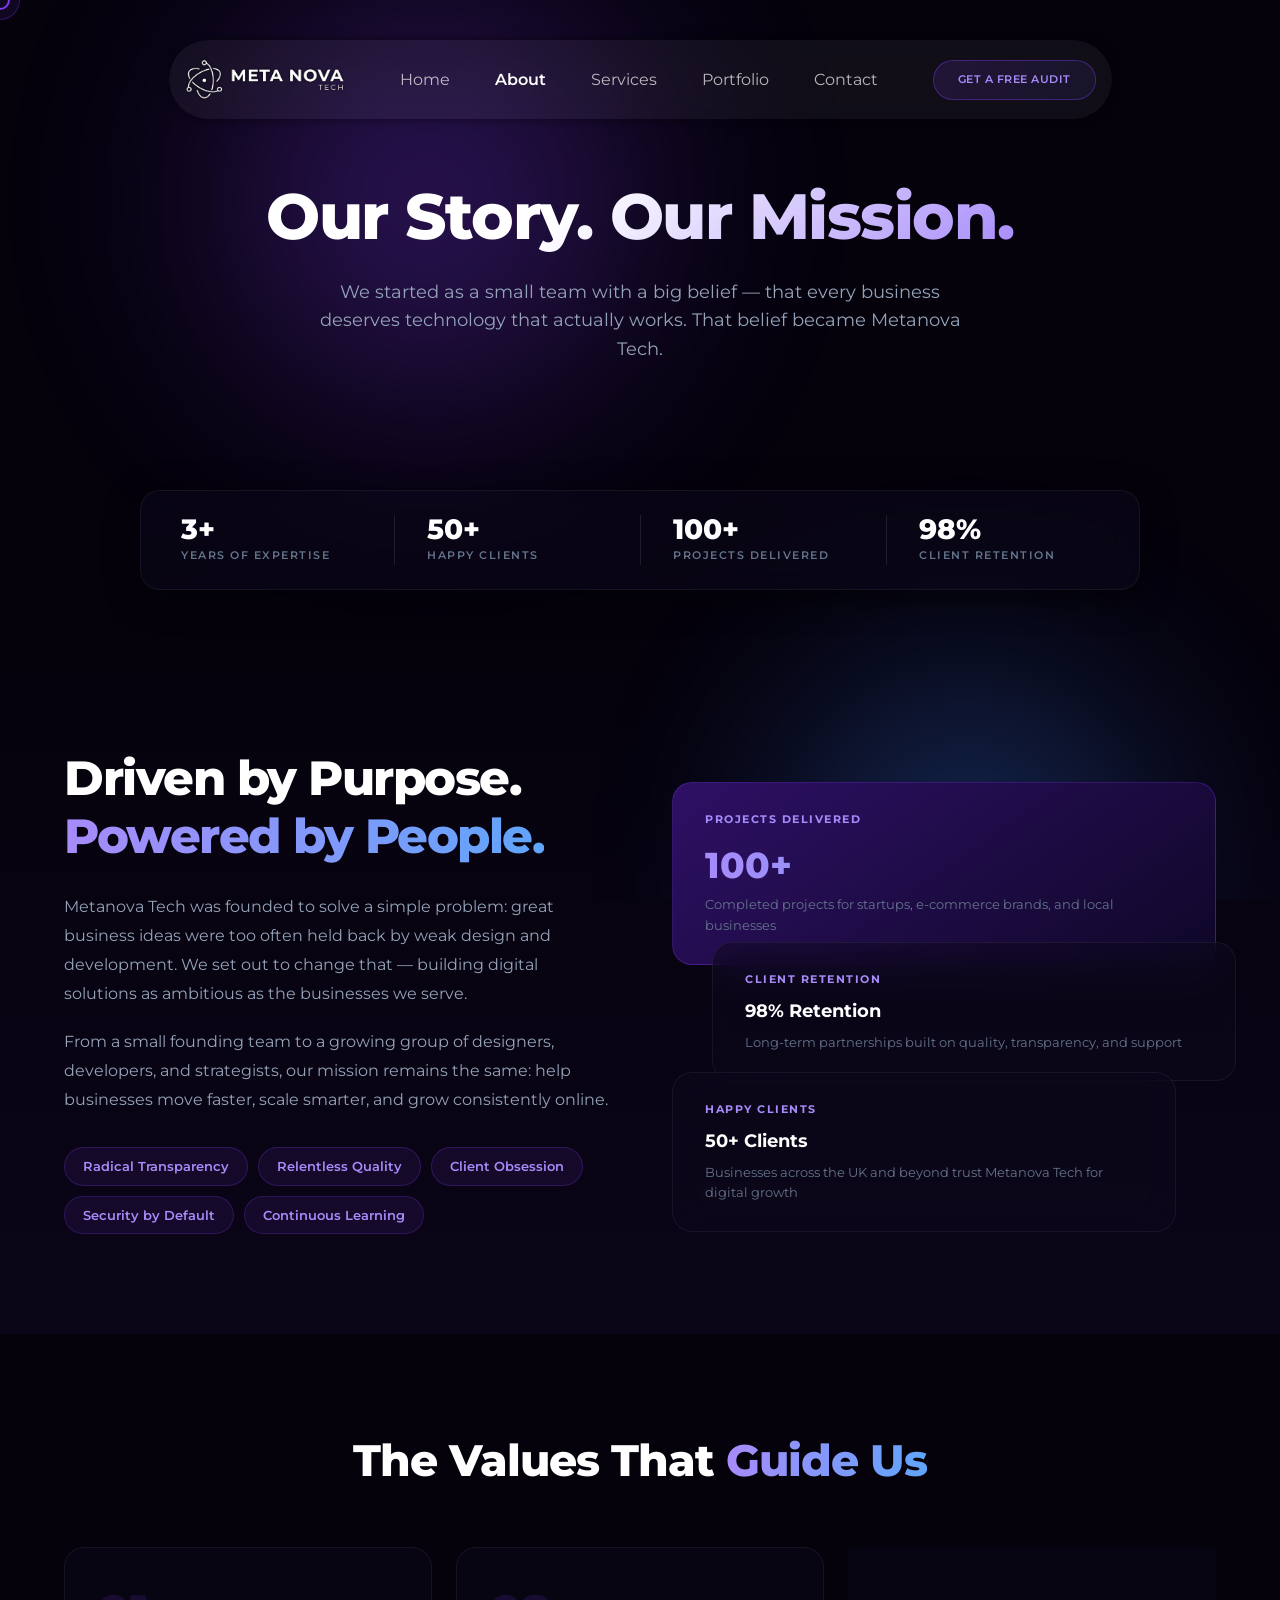
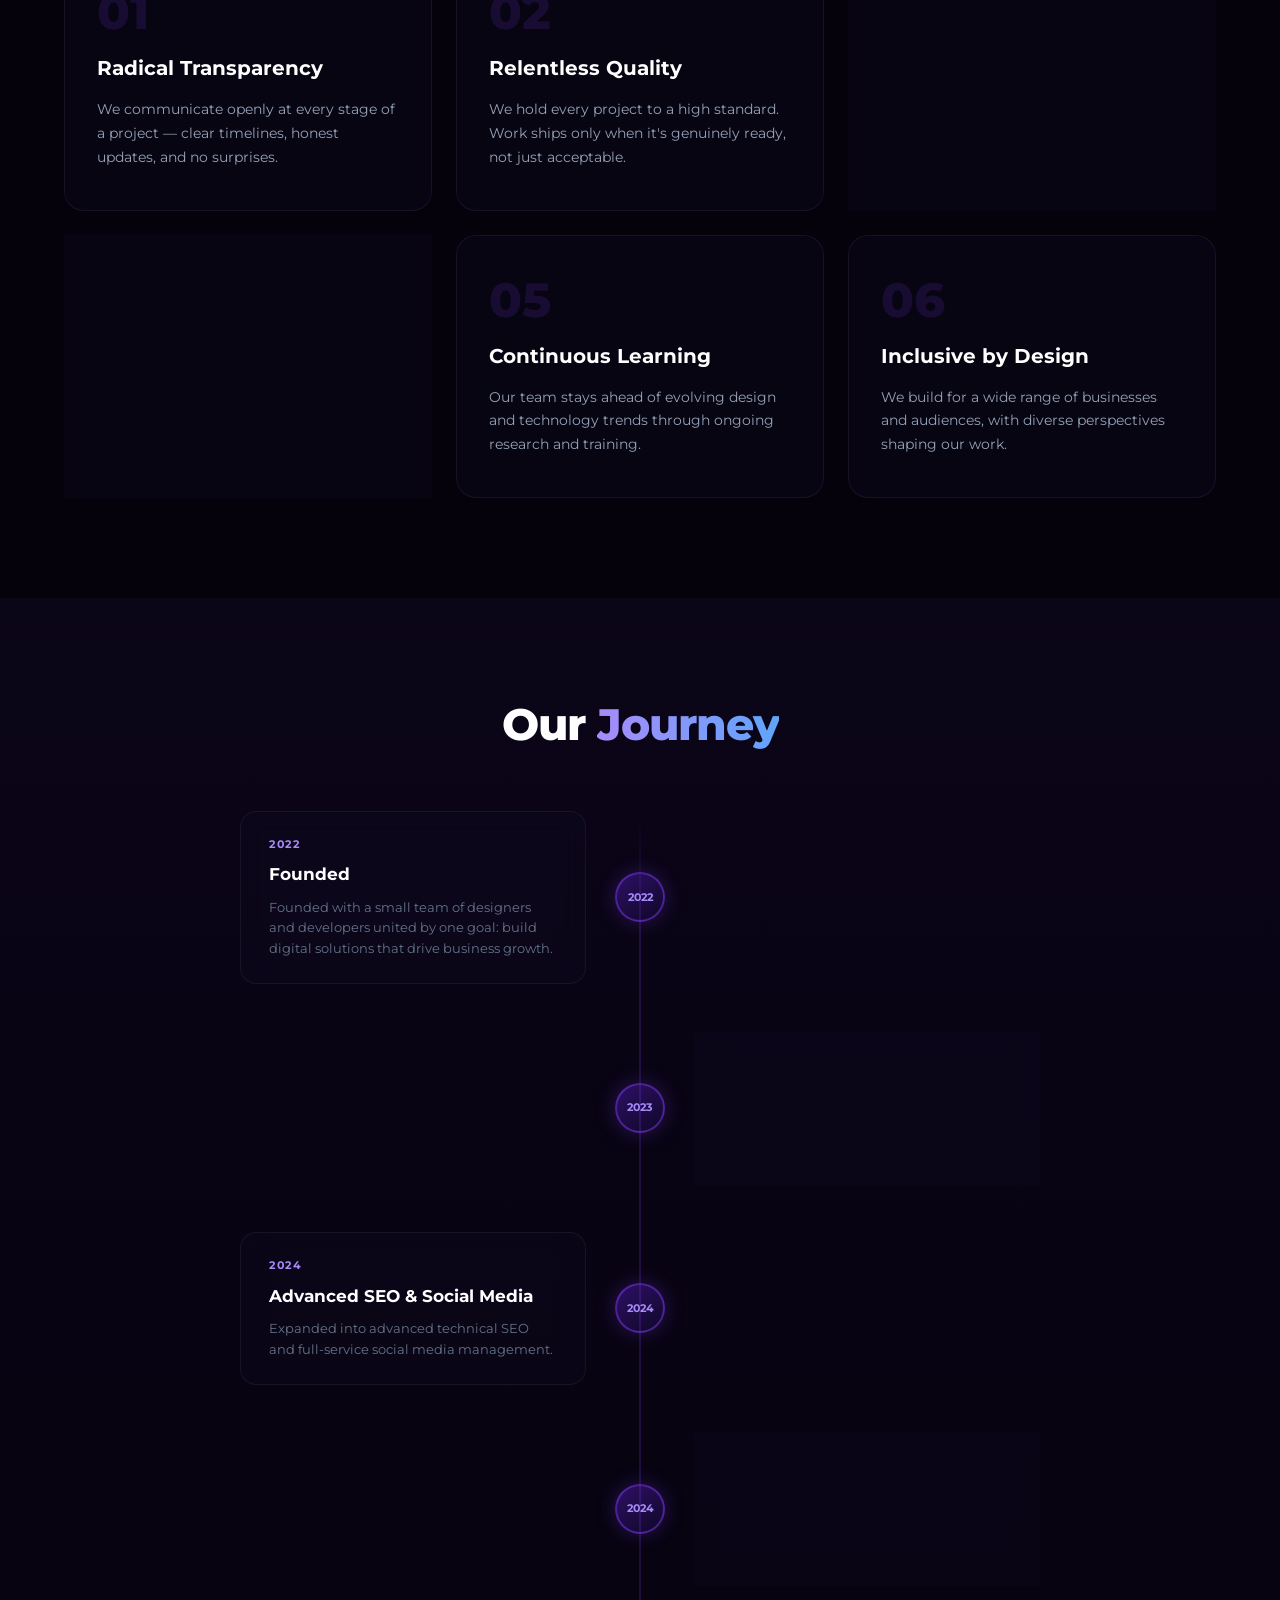
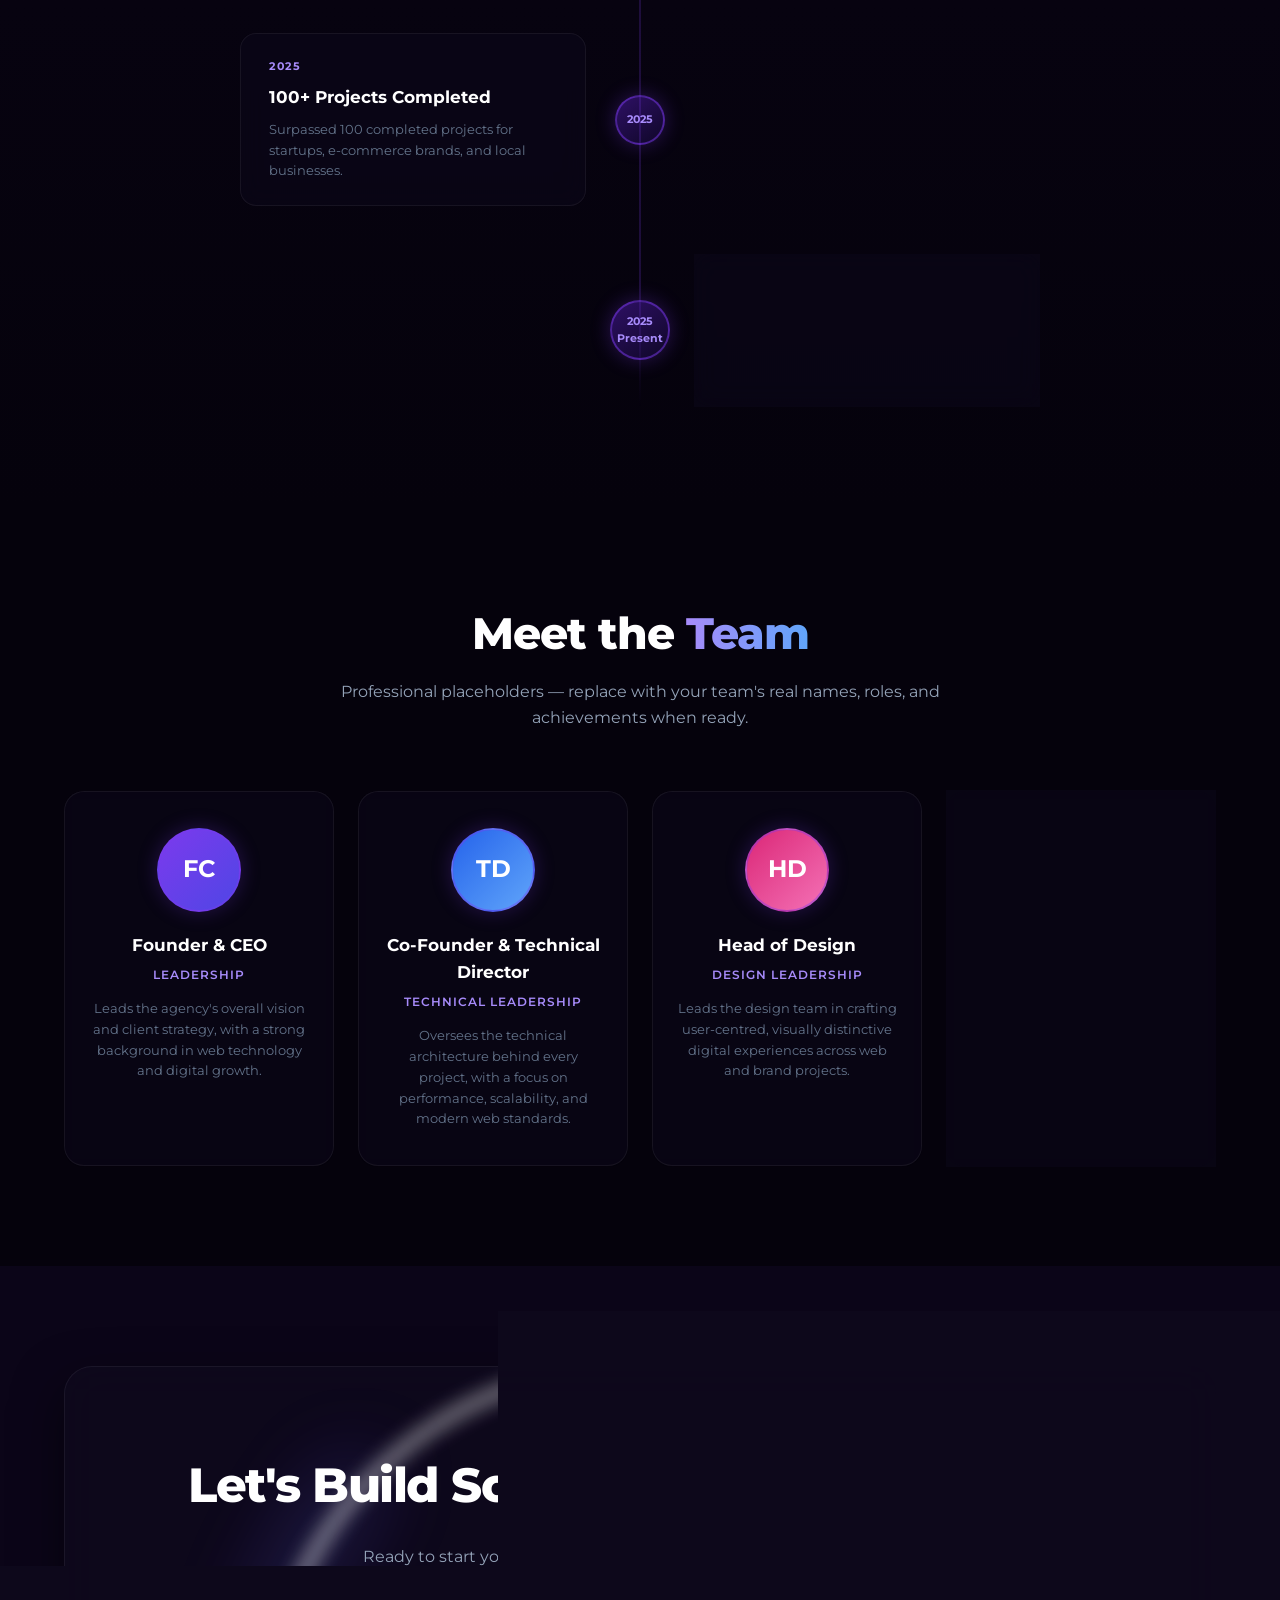
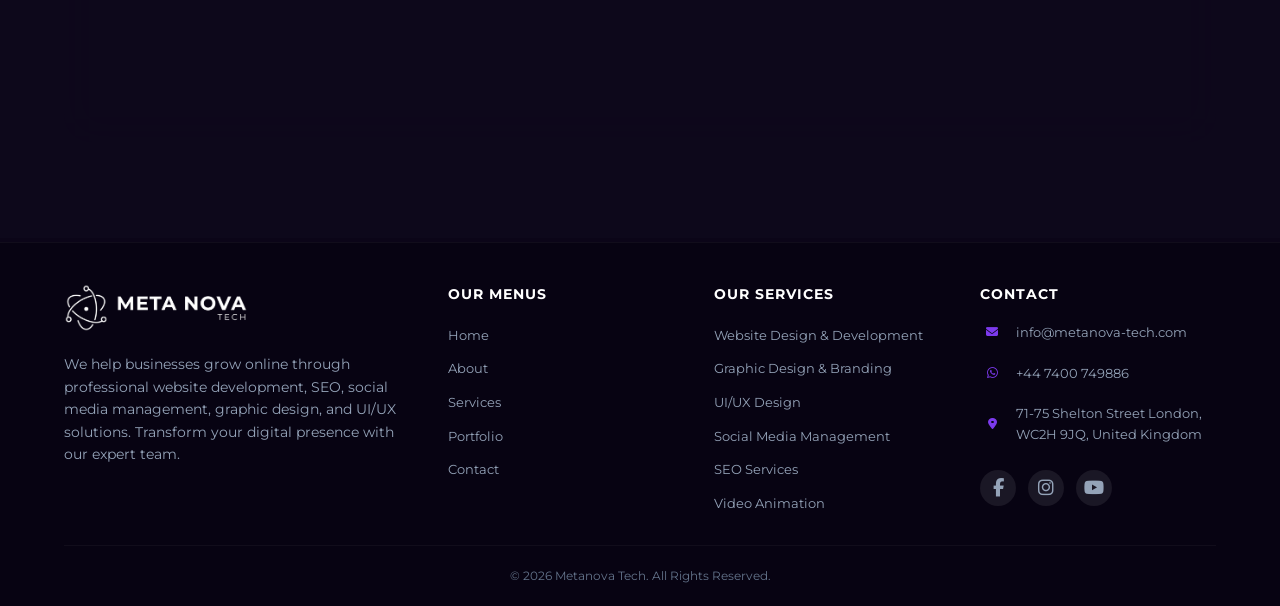
<file: about.html>
<!DOCTYPE html>
<html lang="en">

<head>
  <meta charset="UTF-8">
  <meta name="viewport" content="width=device-width, initial-scale=1.0">
  <title>About Us | Meet the Metanova Tech Team – UK Digital Agency</title>
  <meta name="description"
    content="Learn about Metanova Tech, a UK-based digital agency built on transparency, quality, and client-first values. Meet the team behind our web design and growth work.">
  <link rel="stylesheet" href="assets/css/style.css">
  <link rel="shortcut icon" href="./assets/media/fav-icon.webp" type="image/x-icon">

  <link rel="stylesheet" href="https://cdnjs.cloudflare.com/ajax/libs/font-awesome/6.5.1/css/all.min.css">
  <link href="https://unpkg.com/aos@2.3.4/dist/aos.css" rel="stylesheet">

</head>

<body>

  <div class="bg-glow-container" style="position:fixed;">
    <div class="glow-orb glow-purple" style="top:-100px;left:10%;width:600px;height:600px;"></div>
    <div class="glow-orb glow-blue" style="top:600px;right:5%;width:500px;height:500px;"></div>
    <div class="glow-orb glow-purple" style="top:1400px;left:-100px;width:500px;height:500px;"></div>
    <div class="glow-orb glow-blue" style="top:2400px;right:-100px;width:600px;height:600px;"></div>
  </div>

  <!-- Header Section -->
  <header class="header">
    <div class="nav-container">
      <div class="nav-header">
        <a href="https://metanova-tech.com//" class="logo" id="header-logo">
          <img src="assets/media/metanova logo.webp" alt="Metanova Logo" class="logo-img">
        </a>
        <button class="menu-toggle" id="mobile-menu-toggle" aria-label="Toggle Menu">
          <i class="menu-icon">
            <span></span>
            <span></span>
            <span></span>
          </i>
        </button>
      </div>
      <nav class="nav-menu" id="nav-menu" aria-label="Main Navigation">
        <a href="https://metanova-tech.com//" class="nav-link" id="nav-home">Home</a>
        <a href="about/" class="nav-link active" id="nav-about">About</a>
        <a href="services/" class="nav-link" id="nav-services">Services</a>
        <a href="portfolio/" class="nav-link" id="nav-portfolio">Portfolio</a>
        <a href="contact/" class="nav-link" id="nav-contact">Contact</a>
      </nav>
      <a href="contact/" class="nav-cta">get a free audit</a>
    </div>
  </header>

  <!-- Hero Section -->
  <section class="hero" id="hero-section">

    <div class="container">
      <div class="hero-content" data-aos="fade-up" data-aos-duration="800">
        <h1 class="hero-title">Our Story. <span>Our Mission.</span></h1>
        <p class="hero-subtitle">We started as a small team with a big belief — that every business deserves technology
          that actually works. That belief became Metanova Tech.</p>
      </div>

      <!-- Trust Rating Bar -->
      <div class="trust-bar" id="trust-rating-bar" data-aos="fade-up" data-aos-delay="150">
        <div class="rating-block">
          <div class="rating-number">3+</div>
          <div class="rating-text">Years of Expertise</div>
        </div>

        <div class="divider"></div>

        <div class="rating-block">
          <div class="rating-number">50+</div>
          <div class="rating-text">Happy Clients</div>
        </div>

        <div class="divider"></div>

        <div class="rating-block">
          <div class="rating-number">100+</div>
          <div class="rating-text">Projects Delivered</div>
        </div>

        <div class="divider"></div>

        <div class="rating-block">
          <div class="rating-number">98%</div>
          <div class="rating-text">Client Retention</div>
        </div>
      </div>
    </div>
  </section>

  <!-- Mission -->
  <section class="mission-section section-padding" id="our-mission">
    <div class="container">
      <div class="mission-grid">
        <div class="mission-content" data-aos="fade-up">
          <h2>Driven by Purpose.<br><span>Powered by People.</span></h2>
          <p>Metanova Tech was founded to solve a simple problem: great business ideas were too often held back by weak
            design and development. We set out to change that — building digital solutions as ambitious as the
            businesses we serve.</p>
          <p>From a small founding team to a growing group of designers, developers, and strategists, our mission
            remains the same: help businesses move faster, scale smarter, and grow consistently online.</p>
          <div class="mission-pills">
            <span class="mission-pill">Radical Transparency</span>
            <span class="mission-pill">Relentless Quality</span>
            <span class="mission-pill">Client Obsession</span>
            <span class="mission-pill">Security by Default</span>
            <span class="mission-pill">Continuous Learning</span>
          </div>
        </div>
        <div class="mission-visual" data-aos="fade-up" data-aos-delay="150">
          <div class="mission-card-stack">
            <div class="m-card m-card-1">
              <div class="card-label">Projects Delivered</div>
              <div class="m-metric">100+</div>
              <p>Completed projects for startups, e-commerce brands, and local businesses</p>
            </div>
            <div class="m-card m-card-2">
              <div class="card-label">Client Retention</div>
              <h4>98% Retention</h4>
              <p>Long-term partnerships built on quality, transparency, and support</p>
            </div>
            <div class="m-card m-card-3">
              <div class="card-label">Happy Clients</div>
              <h4>50+ Clients</h4>
              <p>Businesses across the UK and beyond trust Metanova Tech for digital growth</p>
            </div>
          </div>
        </div>
      </div>
    </div>
  </section>

  <!-- Values -->
  <section class="values-section section-padding" id="our-values">
    <div class="container">
      <div class="section-header" data-aos="fade-up">
        <h2>The Values That <span>Guide Us</span></h2>
      </div>
      <div class="values-grid">
        <div class="value-card" data-aos="fade-up" data-aos-delay="0">
          <div class="value-number">01</div>
          <h3>Radical Transparency</h3>
          <p>We communicate openly at every stage of a project — clear timelines, honest updates, and no surprises.</p>
        </div>
        <div class="value-card" data-aos="fade-up" data-aos-delay="100">
          <div class="value-number">02</div>
          <h3>Relentless Quality</h3>
          <p>We hold every project to a high standard. Work ships only when it's genuinely ready, not just acceptable.
          </p>
        </div>
        <div class="value-card" data-aos="fade-up" data-aos-delay="200">
          <div class="value-number">03</div>
          <h3>Client Obsession</h3>
          <p>We listen first and build second, shaping every decision around real client goals and feedback.</p>
        </div>
        <div class="value-card" data-aos="fade-up" data-aos-delay="300">
          <div class="value-number">04</div>
          <h3>Security by Default</h3>
          <p>Privacy and security are built into every project from day one, not added as an afterthought.</p>
        </div>
        <div class="value-card" data-aos="fade-up" data-aos-delay="400">
          <div class="value-number">05</div>
          <h3>Continuous Learning</h3>
          <p>Our team stays ahead of evolving design and technology trends through ongoing research and training.</p>
        </div>
        <div class="value-card" data-aos="fade-up" data-aos-delay="500">
          <div class="value-number">06</div>
          <h3>Inclusive by Design</h3>
          <p>We build for a wide range of businesses and audiences, with diverse perspectives shaping our work.</p>
        </div>
      </div>
    </div>
  </section>

  <!-- Timeline -->
  <section class="timeline-section section-padding" id="our-journey">
    <div class="container">
      <div class="section-header" data-aos="fade-up">
        <h2>Our <span>Journey</span></h2>
      </div>
      <div class="timeline" data-aos="fade-up" data-aos-delay="100">

        <div class="timeline-item">
          <div class="timeline-content">
            <div class="timeline-year">2022</div>
            <h4>Founded</h4>
            <p>Founded with a small team of designers and developers united by one goal: build digital solutions that
              drive business growth.</p>
          </div>
          <div class="timeline-dot">2022</div>
          <div class="timeline-empty"></div>
        </div>

        <div class="timeline-item">
          <div class="timeline-empty"></div>
          <div class="timeline-dot">2023</div>
          <div class="timeline-content">
            <div class="timeline-year">2023</div>
            <h4>First Major Corporate Client</h4>
            <p>Took on our first major corporate client and expanded the core team.</p>
          </div>
        </div>

        <div class="timeline-item">
          <div class="timeline-content">
            <div class="timeline-year">2024</div>
            <h4>Advanced SEO & Social Media</h4>
            <p>Expanded into advanced technical SEO and full-service social media management.</p>
          </div>
          <div class="timeline-dot">2024</div>
          <div class="timeline-empty"></div>
        </div>

        <div class="timeline-item">
          <div class="timeline-empty"></div>
          <div class="timeline-dot">2024</div>
          <div class="timeline-content">
            <div class="timeline-year">2024</div>
            <h4>UI/UX & Branding Services</h4>
            <p>Launched dedicated UI/UX prototyping and branding services.</p>
          </div>
        </div>

        <div class="timeline-item">
          <div class="timeline-content">
            <div class="timeline-year">2025</div>
            <h4>100+ Projects Completed</h4>
            <p>Surpassed 100 completed projects for startups, e-commerce brands, and local businesses.</p>
          </div>
          <div class="timeline-dot">2025</div>
          <div class="timeline-empty"></div>
        </div>

        <div class="timeline-item">
          <div class="timeline-empty"></div>
          <div class="timeline-dot last">2025 Present</div>
          <div class="timeline-content">
            <div class="timeline-year">2025Present</div>
            <h4>Scaling the Agency</h4>
            <p>Scaling our agency to help more brands grow through premium design and SEO.</p>
          </div>
        </div>

      </div>
    </div>
  </section>

  <!-- Team -->
  <section class="team-section section-padding" id="our-team">
    <div class="container">
      <div class="section-header" data-aos="fade-up">
        <h2>Meet the <span>Team</span></h2>
        <p>Professional placeholders — replace with your team's real names, roles, and achievements when ready.</p>
      </div>
      <div class="team-grid">

        <div class="team-card" data-aos="fade-up" data-aos-delay="0">
          <div class="team-avatar" style="background:linear-gradient(135deg,#7c3aed,#4f46e5);">FC</div>
          <h4>Founder & CEO</h4>
          <div class="team-role">Leadership</div>
          <p class="team-bio">Leads the agency's overall vision and client strategy, with a strong background in web
            technology and digital growth.</p>
        </div>

        <div class="team-card" data-aos="fade-up" data-aos-delay="100">
          <div class="team-avatar" style="background:linear-gradient(135deg,#2563eb,#60a5fa);">TD</div>
          <h4>Co-Founder & Technical Director</h4>
          <div class="team-role">Technical Leadership</div>
          <p class="team-bio">Oversees the technical architecture behind every project, with a focus on performance,
            scalability, and modern web standards.</p>
        </div>

        <div class="team-card" data-aos="fade-up" data-aos-delay="200">
          <div class="team-avatar" style="background:linear-gradient(135deg,#db2777,#f472b6);">HD</div>
          <h4>Head of Design</h4>
          <div class="team-role">Design Leadership</div>
          <p class="team-bio">Leads the design team in crafting user-centred, visually distinctive digital experiences
            across web and brand projects.</p>
        </div>

        <div class="team-card" data-aos="fade-up" data-aos-delay="300">
          <div class="team-avatar" style="background:linear-gradient(135deg,#059669,#34d399);">HE</div>
          <h4>Head of Engineering</h4>
          <div class="team-role">Engineering Leadership</div>
          <p class="team-bio">Manages the development team and technical infrastructure, ensuring every project is built
            to be fast, secure, and reliable.</p>
        </div>

      </div>
    </div>
  </section>

  <!-- CTA -->
  <section class="cta-section section-padding" id="about-cta">
    <div class="container">
      <div class="cta-box" data-aos="fade-up">
        <div class="cta-box-glow-arch-outer"></div>
        <div class="cta-box-glow-arch-inner"></div>
        <h2>Let's Build Something Great Together</h2>
        <p>Ready to start your project? Get in touch and let's discuss your vision.</p>
        <a href="contact/" class="btn btn-primary" id="about-cta-button">Get in Touch</a>
      </div>
    </div>
  </section>

  <!-- Footer Section -->
  <footer>
    <div class="container">
      <div class="footer-grid">
        <div class="footer-col">
          <a href="https://metanova-tech.com//" class="logo">
            <img src="assets/media/metanova logo.webp" alt="Metanova Logo" class="footer-logo-img">
          </a>
          <p class="company-description">We help businesses grow online through professional website development, SEO,
            social media management, graphic design, and UI/UX solutions. Transform your digital presence with our
            expert team.</p>
        </div>
        <div class="footer-col">
          <h4>Our Menus</h4>
          <ul class="footer-links">
            <li><a href="https://metanova-tech.com//">Home</a></li>
            <li><a href="about/">About</a></li>
            <li><a href="services/">Services</a></li>
            <li><a href="portfolio/">Portfolio</a></li>
            <li><a href="contact/">Contact</a></li>
          </ul>
        </div>
        <div class="footer-col">
          <h4>Our Services</h4>
          <ul class="footer-links">
            <li><a href="services/">Website Design & Development</a></li>
            <li><a href="services/">Graphic Design & Branding</a></li>
            <li><a href="services/">UI/UX Design</a></li>
            <li><a href="services/">Social Media Management</a></li>
            <li><a href="services/">SEO Services</a></li>
            <li><a href="services/">Video Animation</a></li>
          </ul>
        </div>
        <div class="footer-col">
          <h4>Contact</h4>
          <div class="footer-contact-info">
            <div class="contact-item">
              <i class="fas fa-envelope"></i>
              <a href="mailto:info@metanova-tech.com">info@metanova-tech.com</a>
            </div>
            <div class="contact-item">
              <i class="fab fa-whatsapp"></i>
              <a href="https://wa.me/447400749886" target="_blank">+44 7400 749886</a>
            </div>
            <div class="contact-item">
              <i class="fas fa-map-marker-alt"></i>
              <span>71-75 Shelton Street London, <br> WC2H 9JQ, United Kingdom</span>
            </div>
            <div class="footer-socials">
              <a href="https://www.facebook.com/metanovatech/" target="_blank" rel="noopener noreferrer" class="social-link" aria-label="Facebook">
                <i class="fab fa-facebook-f"></i>
              </a>
              <a href="https://www.instagram.com/meta_novatech/" target="_blank" rel="noopener noreferrer" class="social-link" aria-label="Instagram">
                <i class="fab fa-instagram"></i>
              </a>
              <a href="#" class="social-link" aria-label="YouTube">
                <i class="fab fa-youtube"></i>
              </a>
            </div>
          </div>
        </div>
      </div>

      <div class="footer-bottom">
        <p class="copyright">© 2026 Metanova Tech. All Rights Reserved.</p>
      </div>
    </div>
  </footer>

  <script src="assets/js/script.js"></script>
  <script src="https://unpkg.com/aos@2.3.4/dist/aos.js"></script>
  <script src="assets/js/aos-init.js"></script>
</body>

</html>
</file>
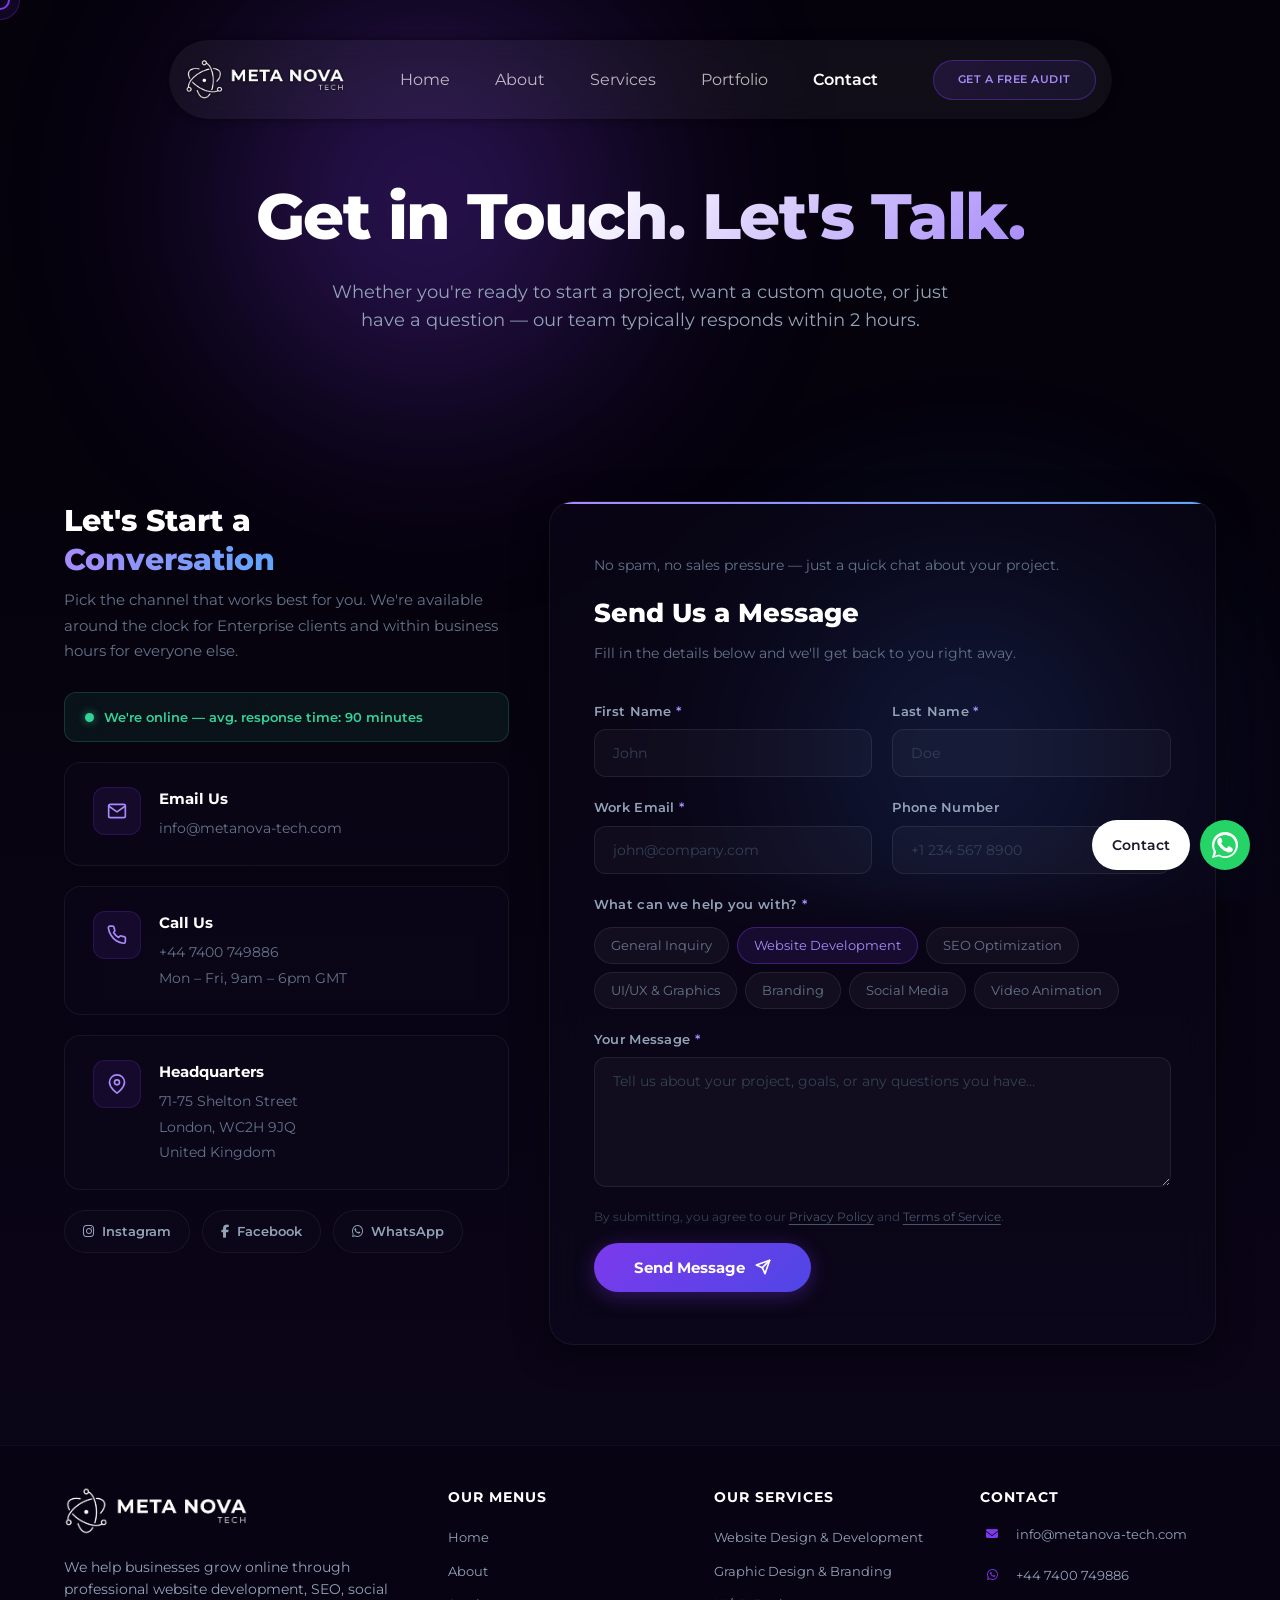
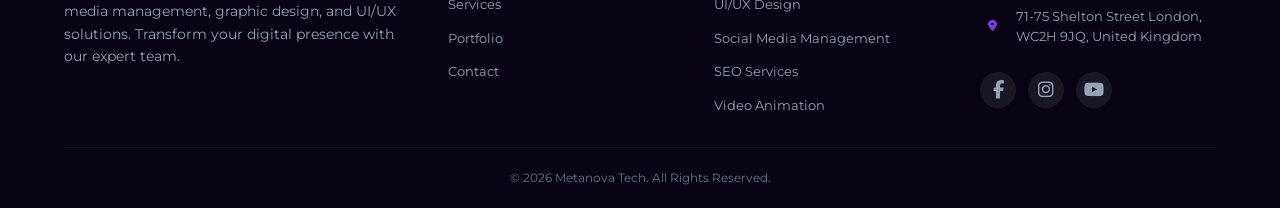
<file: contact.html>
<!DOCTYPE html>
<html lang="en">
<head>
  <meta charset="UTF-8">
  <meta name="viewport" content="width=device-width, initial-scale=1.0">
  <title>Contact Us | Get a Free Quote – Metanova Tech, UK</title>
  <meta name="description" content="Get in touch with Metanova Tech, a UK-based digital agency. Request a free quote for website design, SEO, branding, or UI/UX — we typically respond within 2 hours.">
  <link rel="stylesheet" href="assets/css/style.css">
  <link rel="shortcut icon" href="./assets/media/fav-icon.webp" type="image/x-icon">

  <link rel="stylesheet" href="https://cdnjs.cloudflare.com/ajax/libs/font-awesome/6.5.1/css/all.min.css">
  <link href="https://unpkg.com/aos@2.3.4/dist/aos.css" rel="stylesheet">
  <script type="application/ld+json">
  {
    "@context": "https://schema.org",
    "@type": "LocalBusiness",
    "name": "Metanova Tech",
    "description": "UK-based digital agency offering website design & development, SEO, social media management, branding, and UI/UX design.",
    "url": "https://metanova-tech.vercel.app",
    "email": "info@metanova-tech.com",
    "telephone": "+44 7400 749886",
    "address": {
      "@type": "PostalAddress",
      "streetAddress": "71-75 Shelton Street",
      "addressLocality": "London",
      "postalCode": "WC2H 9JQ",
      "addressCountry": "United Kingdom"
    },
    "areaServed": ["United Kingdom", "Europe"],
    "priceRange": "$$"
  }
  </script>
</head>
<body>

  <div class="bg-glow-container" style="position:fixed;">
    <div class="glow-orb glow-purple" style="top:-100px;left:10%;width:600px;height:600px;"></div>
    <div class="glow-orb glow-blue" style="top:500px;right:5%;width:500px;height:500px;"></div>
    <div class="glow-orb glow-purple" style="top:1200px;left:-100px;width:500px;height:500px;"></div>
  </div>

  <!-- Header Section -->
  <header class="header">
    <div class="nav-container">
      <div class="nav-header">
        <a href="https://metanova-tech.com//" class="logo" id="header-logo">
          <img src="assets/media/metanova logo.webp" alt="Metanova Logo" class="logo-img">
        </a>
        <button class="menu-toggle" id="mobile-menu-toggle" aria-label="Toggle Menu">
          <i class="menu-icon">
            <span></span>
            <span></span>
            <span></span>
          </i>
        </button>
      </div>
      <nav class="nav-menu" id="nav-menu" aria-label="Main Navigation">
        <a href="https://metanova-tech.com//" class="nav-link" id="nav-home">Home</a>
        <a href="about/" class="nav-link" id="nav-about">About</a>
        <a href="services/" class="nav-link" id="nav-services">Services</a>
        <a href="portfolio/" class="nav-link" id="nav-portfolio">Portfolio</a>
        <a href="contact/" class="nav-link active" id="nav-contact">Contact</a>
      </nav>
      <a href="contact/" class="nav-cta">get a free audit</a>
    </div>
  </header>

  <!-- Hero Section -->
  <section class="hero" id="hero-section">
    
    <div class="container">
      <div class="hero-content" data-aos="fade-up" data-aos-duration="800">
        <h1 class="hero-title">Get in Touch. <span>Let's Talk.</span></h1>
        <p class="hero-subtitle">Whether you're ready to start a project, want a custom quote, or just have a question — our team typically responds within 2 hours.</p>
      </div>
    </div>
  </section>

  <!-- Contact Section -->
  <section class="contact-section section-padding" style="padding-top:20px;" id="contact-main">
    <div class="container">
      <div class="contact-grid" data-aos="fade-up" data-aos-delay="100">

        <!-- Info Panel -->
        <div class="contact-info-panel" data-aos="fade-up" data-aos-delay="0">
          <div>
            <h2 class="contact-info-heading">Let's Start a<br><span>Conversation</span></h2>
            <p class="contact-info-sub">Pick the channel that works best for you. We're available around the clock for Enterprise clients and within business hours for everyone else.</p>
          </div>

          <div class="office-hours-badge">
            <div class="status-dot"></div>
            <span>We're online — avg. response time: 90 minutes</span>
          </div>

          <div class="contact-info-card">
            <div class="contact-icon">
              <svg viewBox="0 0 24 24"><path d="M4 4h16c1.1 0 2 .9 2 2v12c0 1.1-.9 2-2 2H4c-1.1 0-2-.9-2-2V6c0-1.1.9-2 2-2z"/><polyline points="22,6 12,13 2,6"/></svg>
            </div>
            <div class="contact-info-text">
              <strong>Email Us</strong>
              <a href="mailto:info@metanova-tech.com">info@metanova-tech.com</a>
            </div>
          </div>

          <div class="contact-info-card">
            <div class="contact-icon">
              <svg viewBox="0 0 24 24"><path d="M22 16.92v3a2 2 0 0 1-2.18 2 19.79 19.79 0 0 1-8.63-3.07A19.5 19.5 0 0 1 4.69 12 19.79 19.79 0 0 1 1.61 3.53 2 2 0 0 1 3.53 1.35h3a2 2 0 0 1 2 1.72 12.84 12.84 0 0 0 .7 2.81 2 2 0 0 1-.45 2.11L7.91 9a16 16 0 0 0 6 6l1.27-1.27a2 2 0 0 1 2.11-.45 12.84 12.84 0 0 0 2.81.7A2 2 0 0 1 22 16.92z"/></svg>
            </div>
            <div class="contact-info-text">
              <strong>Call Us</strong>
              <a href="tel:+447400749886">+44 7400 749886</a><br>
              <span>Mon – Fri, 9am – 6pm GMT</span>
            </div>
          </div>

          <div class="contact-info-card">
            <div class="contact-icon">
              <svg viewBox="0 0 24 24"><path d="M21 10c0 7-9 13-9 13s-9-6-9-13a9 9 0 0 1 18 0z"/><circle cx="12" cy="10" r="3"/></svg>
            </div>
            <div class="contact-info-text">
              <strong>Headquarters</strong>
              <span>71-75 Shelton Street</span><br>
              <span>London, WC2H 9JQ</span><br>
              <span>United Kingdom</span>
            </div>
          </div>

          <!-- Social chips -->
          <div class="contact-socials-row">
            <a href="https://www.instagram.com/meta_novatech/" target="_blank" rel="noopener noreferrer" class="contact-social-chip">
              <i class="fab fa-instagram"></i>
              Instagram
            </a>
            <a href="https://www.facebook.com/metanovatech/" target="_blank" rel="noopener noreferrer" class="contact-social-chip">
              <i class="fab fa-facebook-f"></i>
              Facebook
            </a>
            <a href="https://wa.me/447400749886" target="_blank" rel="noopener noreferrer" class="contact-social-chip">
              <i class="fab fa-whatsapp"></i>
              WhatsApp
            </a>
          </div>
        </div>

        <!-- Form Panel -->
        <div class="contact-form-panel" data-aos="fade-up" data-aos-delay="150">

          <!-- Form -->
          <form id="contact-form" novalidate>
            <p class="form-subtitle" style="margin-bottom: 16px;">No spam, no sales pressure — just a quick chat about your project.</p>
            <div class="form-title">Send Us a Message</div>
            <div class="form-subtitle">Fill in the details below and we'll get back to you right away.</div>

            <div class="form-row">
              <div class="form-group">
                <label for="first-name">First Name <span>*</span></label>
                <input type="text" id="first-name" name="first_name" class="form-control" placeholder="John" autocomplete="given-name" required>
              </div>
              <div class="form-group">
                <label for="last-name">Last Name <span>*</span></label>
                <input type="text" id="last-name" name="last_name" class="form-control" placeholder="Doe" autocomplete="family-name" required>
              </div>
            </div>

            <div class="form-row">
              <div class="form-group">
                <label for="email">Work Email <span>*</span></label>
                <input type="email" id="email" name="email" class="form-control" placeholder="john@company.com" autocomplete="email" required>
              </div>
              <div class="form-group">
                <label for="phone">Phone Number</label>
                <input type="tel" id="phone" name="phone" class="form-control" placeholder="+1 234 567 8900" autocomplete="tel">
              </div>
            </div>

            <div class="form-group">
              <label>What can we help you with? <span>*</span></label>
              <div class="subject-chips" id="subject-chips">
                <span class="subject-chip" data-value="general">General Inquiry</span>
                <span class="subject-chip selected" data-value="webdev">Website Development</span>
                <span class="subject-chip" data-value="seo">SEO Optimization</span>
                <span class="subject-chip" data-value="design">UI/UX &amp; Graphics</span>
                <span class="subject-chip" data-value="branding">Branding</span>
                <span class="subject-chip" data-value="social">Social Media</span>
                <span class="subject-chip" data-value="video">Video Animation</span>
              </div>
              <input type="hidden" id="subject-value" name="subject" value="webdev">
            </div>



            <div class="form-group">
              <label for="message">Your Message <span>*</span></label>
              <textarea id="message" name="message" class="form-control" placeholder="Tell us about your project, goals, or any questions you have…" required></textarea>
            </div>

            <div class="form-submit-row">
              <p class="form-privacy">By submitting, you agree to our <a href="#">Privacy Policy</a> and <a href="#">Terms of Service</a>.</p>
              <button type="submit" class="btn-submit" id="submit-btn">
                Send Message
                <svg viewBox="0 0 24 24"><line x1="22" y1="2" x2="11" y2="13"/><polygon points="22 2 15 22 11 13 2 9 22 2"/></svg>
              </button>
            </div>

          </form>
        </div>
      </div>
    </div>
  </section>



  <!-- Footer Section -->
  <footer>
    <div class="container">
      <div class="footer-grid">
        <div class="footer-col">
          <a href="https://metanova-tech.com//" class="logo">
            <img src="assets/media/metanova logo.webp" alt="Metanova Logo" class="footer-logo-img">
          </a>
          <p class="company-description">We help businesses grow online through professional website development, SEO,
            social media management, graphic design, and UI/UX solutions. Transform your digital presence with our expert team.</p>
        </div>
        <div class="footer-col">
          <h4>Our Menus</h4>
          <ul class="footer-links">
            <li><a href="https://metanova-tech.com//">Home</a></li>
            <li><a href="about/">About</a></li>
            <li><a href="services/">Services</a></li>
            <li><a href="portfolio/">Portfolio</a></li>
            <li><a href="contact/">Contact</a></li>
          </ul>
        </div>
        <div class="footer-col">
          <h4>Our Services</h4>
          <ul class="footer-links">
            <li><a href="services/">Website Design & Development</a></li>
            <li><a href="services/">Graphic Design & Branding</a></li>
            <li><a href="services/">UI/UX Design</a></li>
            <li><a href="services/">Social Media Management</a></li>
            <li><a href="services/">SEO Services</a></li>
            <li><a href="services/">Video Animation</a></li>
          </ul>
        </div>
        <div class="footer-col">
          <h4>Contact</h4>
          <div class="footer-contact-info">
            <div class="contact-item">
              <i class="fas fa-envelope"></i>
              <a href="mailto:info@metanova-tech.com">info@metanova-tech.com</a>
            </div>
            <div class="contact-item">
              <i class="fab fa-whatsapp"></i>
              <a href="https://wa.me/447400749886" target="_blank">+44 7400 749886</a>
            </div>
            <div class="contact-item">
              <i class="fas fa-map-marker-alt"></i>
              <span>71-75 Shelton Street London, <br> WC2H 9JQ, United Kingdom</span>
            </div>
            <div class="footer-socials">
              <a href="https://www.facebook.com/metanovatech/" target="_blank" rel="noopener noreferrer" class="social-link" aria-label="Facebook">
                <i class="fab fa-facebook-f"></i>
              </a>
              <a href="https://www.instagram.com/meta_novatech/" target="_blank" rel="noopener noreferrer" class="social-link" aria-label="Instagram">
                <i class="fab fa-instagram"></i>
              </a>
              <a href="#" class="social-link" aria-label="YouTube">
                <i class="fab fa-youtube"></i>
              </a>
            </div>
          </div>
        </div>
      </div>

      <div class="footer-bottom">
        <p class="copyright">© 2026 Metanova Tech. All Rights Reserved.</p>
      </div>
    </div>
  </footer>

  <!-- WhatsApp Floating Button -->
  <a href="https://wa.me/447400749886" target="_blank" class="whatsapp-float" aria-label="Chat with us on WhatsApp">
    <span class="whatsapp-float-label">Contact</span>
    <span class="whatsapp-float-icon" aria-hidden="true">
      <svg viewBox="0 0 24 24" xmlns="http://www.w3.org/2000/svg">
        <path d="M20.52 3.48A11.87 11.87 0 0 0 12 0C5.37 0 0 5.37 0 12c0 2.11.55 4.16 1.58 5.96L0 24l6.25-1.63A11.94 11.94 0 0 0 12 24c6.63 0 12-5.37 12-12a11.87 11.87 0 0 0-3.48-8.52zm-8.52 19a9.9 9.9 0 0 1-5.08-1.4l-.36-.21-3.74.98 1-3.63-.23-.38A9.9 9.9 0 1 1 12 22.48zm5.98-8.22c-.33-.17-1.95-.96-2.25-1.07-.3-.11-.52-.17-.74.17-.22.34-.86 1.07-1.06 1.29-.2.22-.39.24-.73.08-.34-.17-1.43-.53-2.73-1.68-1.01-.89-1.69-2-1.89-2.33-.2-.34-.02-.52.15-.69.15-.15.33-.4.5-.6.17-.2.22-.34.33-.57.11-.23.06-.43-.03-.6-.09-.17-.74-1.8-.99-2.47-.24-.65-.49-.56-.74-.57-.2-.01-.44-.01-.69-.01-.24 0-.64.09-.98.46-.33.37-1.27 1.24-1.27 3.02 0 1.78 1.3 3.5 1.48 3.74.18.24 2.54 3.88 6.15 5.43.86.37 1.54.59 2.06.75.87.28 1.66.24 2.29.15.7-.11 1.95-.8 2.23-1.58.28-.78.28-1.44.2-1.58-.08-.14-.29-.22-.62-.39z"/>
      </svg>
    </span>
  </a>
  
  <script src="assets/js/script.js"></script>
  <script src="assets/js/forms.js"></script>
  <script src="https://unpkg.com/aos@2.3.4/dist/aos.js"></script>
  <script src="assets/js/aos-init.js"></script>
</body>
</html>
</file>
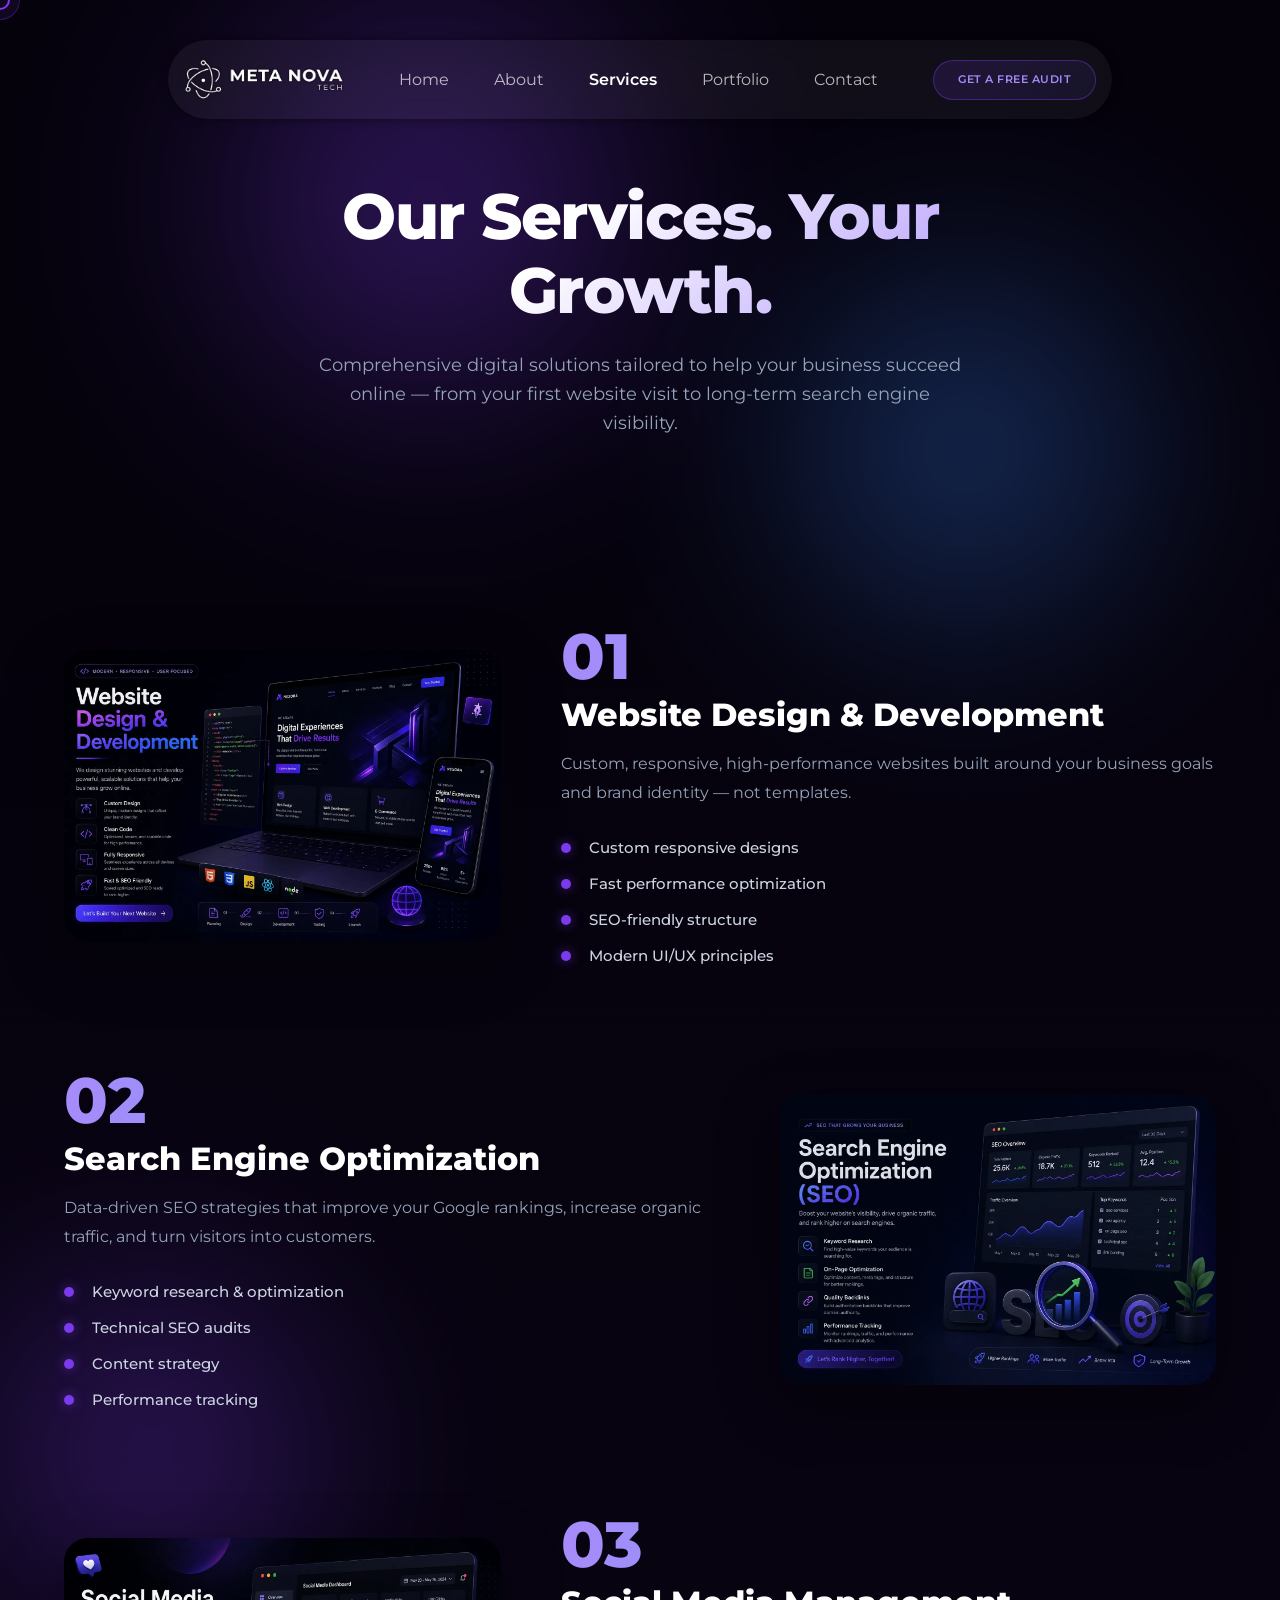
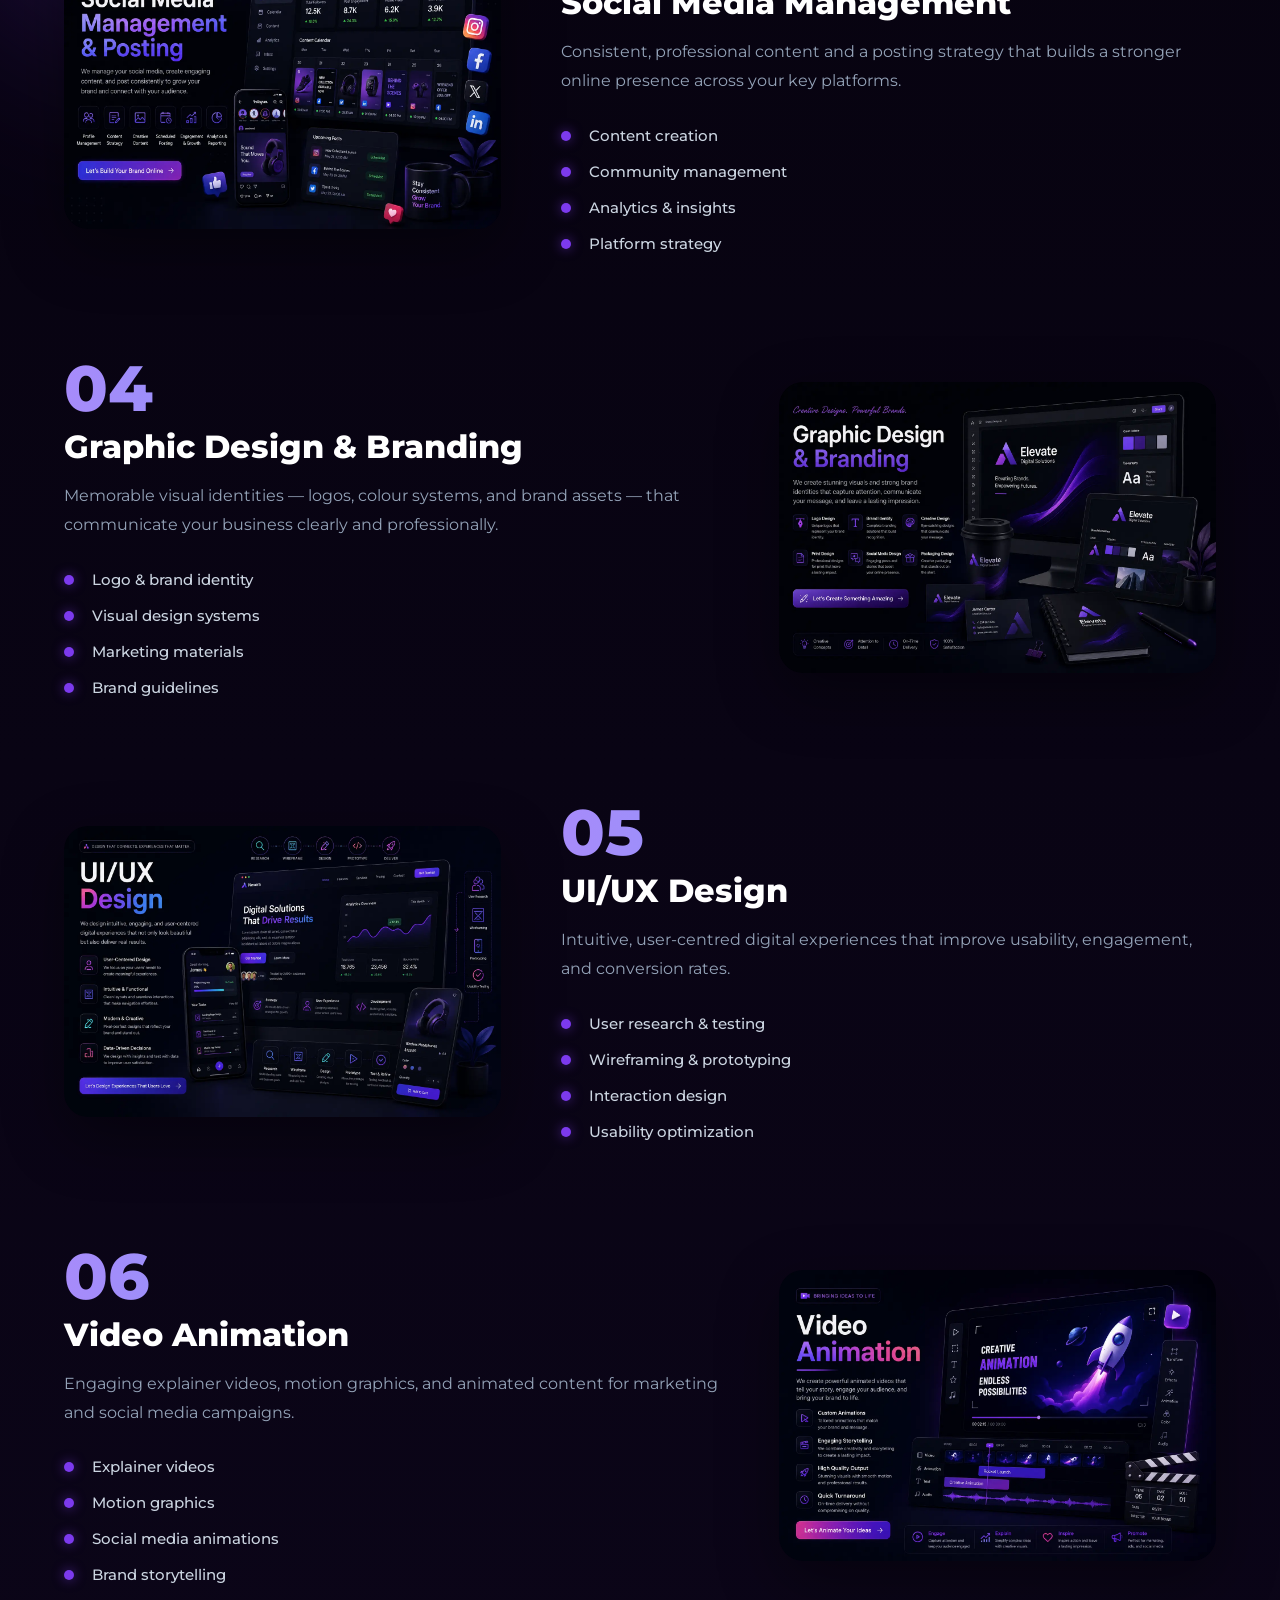
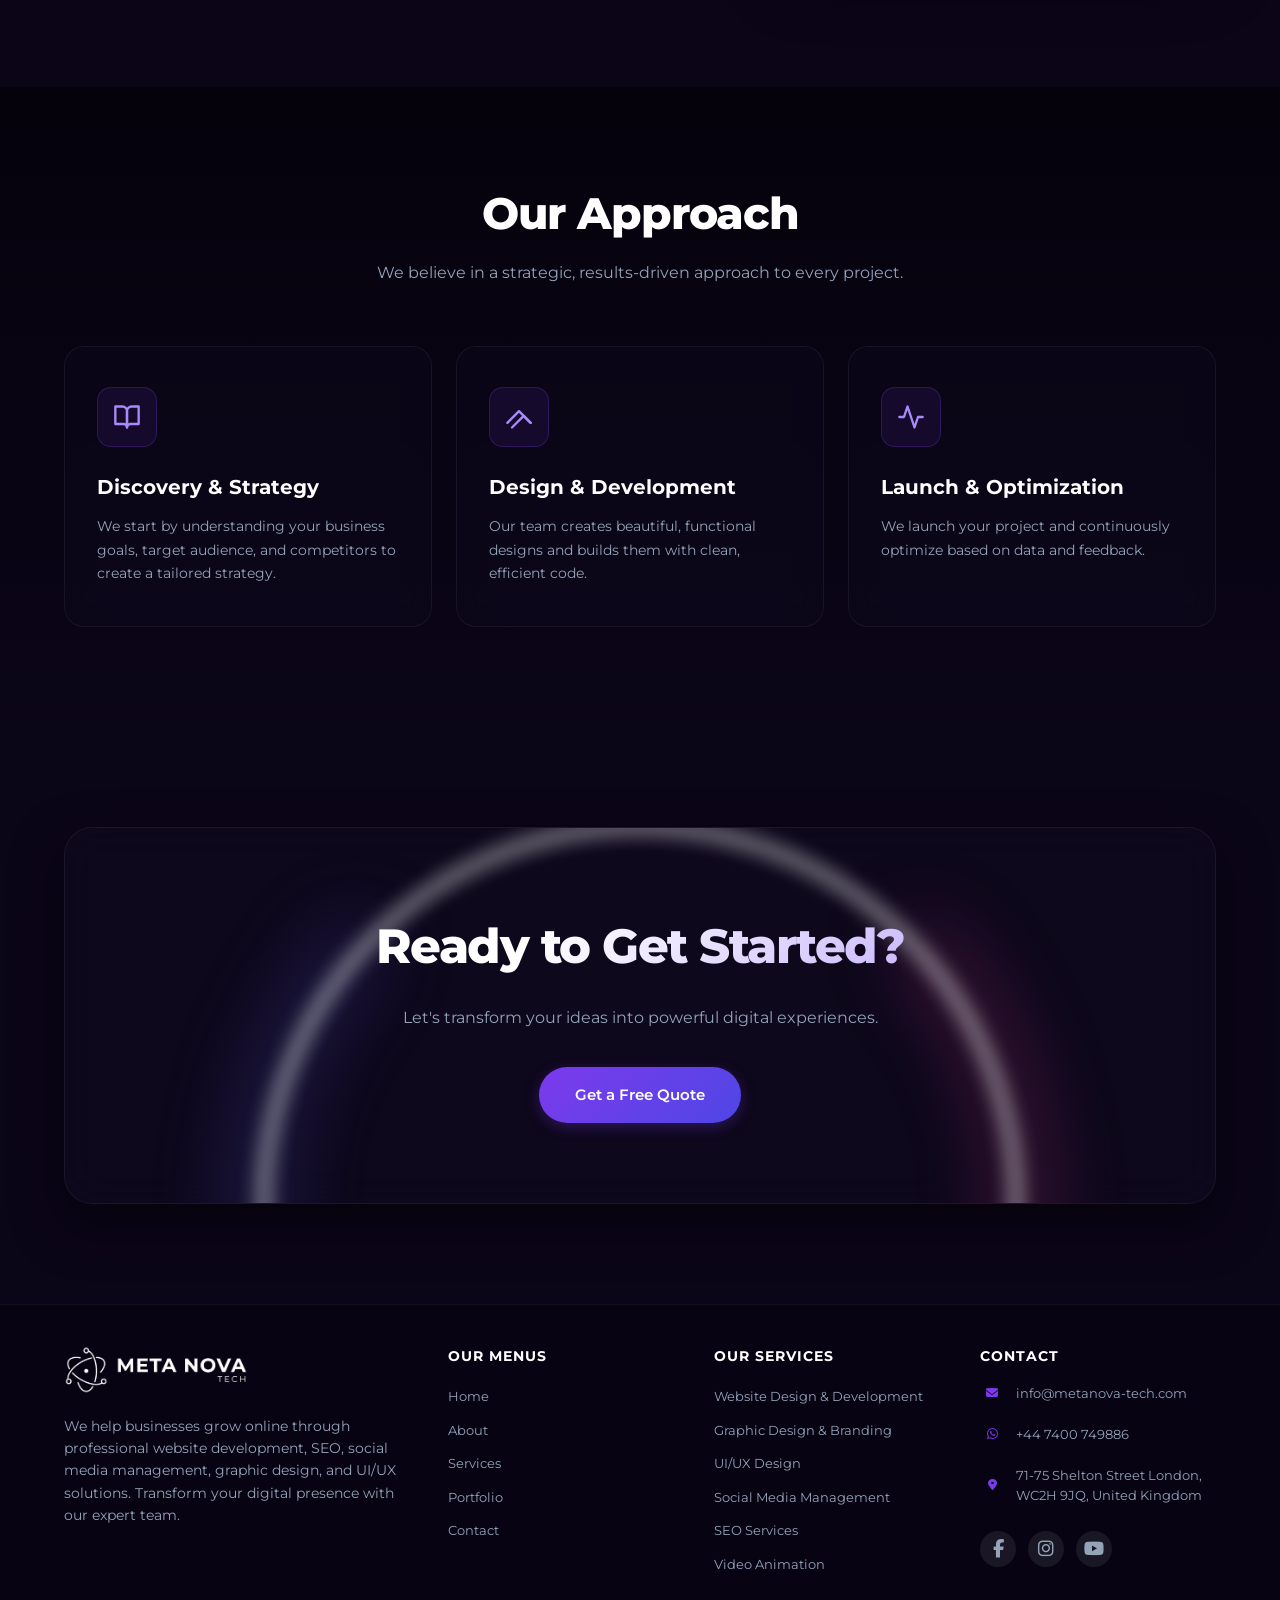
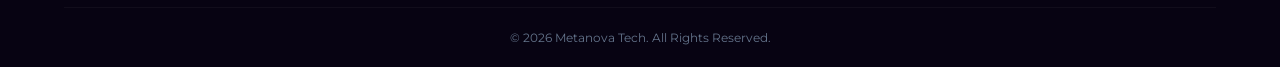
<file: services.html>
<!DOCTYPE html>
<html lang="en">

<head>
  <meta charset="UTF-8">
  <meta name="viewport" content="width=device-width, initial-scale=1.0">
  <title>Our Services | Web Design, SEO, Branding & UI/UX – Metanova Tech</title>
  <meta name="description"
    content="Explore Metanova Tech's full range of digital services: website design & development, SEO, social media management, graphic design, UI/UX, and video animation.">
  <link rel="shortcut icon" href="./assets/media/fav-icon.webp" type="image/x-icon">
  <link rel="stylesheet" href="assets/css/style.css">
  <link rel="stylesheet" href="https://cdnjs.cloudflare.com/ajax/libs/font-awesome/6.5.1/css/all.min.css">
  <link href="https://unpkg.com/aos@2.3.4/dist/aos.css" rel="stylesheet">
</head>

<body>

  <!-- Background Glowing Orbs -->
  <div class="bg-glow-container">
    <div class="glow-orb glow-purple" style="top: -100px; left: 10%; width: 600px; height: 600px;"></div>
    <div class="glow-orb glow-blue" style="top: 200px; right: 5%; width: 500px; height: 500px;"></div>
    <div class="glow-orb glow-purple" style="top: 1200px; left: -100px; width: 500px; height: 500px;"></div>
  </div>

  <!-- Header Section -->
  <header class="header">
    <div class="nav-container">
      <div class="nav-header">
        <a href="https://metanova-tech.com//" class="logo" id="header-logo">
          <img src="assets/media/metanova logo.webp" alt="Metanova Logo" class="logo-img">
        </a>
        <button class="menu-toggle" id="mobile-menu-toggle" aria-label="Toggle Menu">
          <i class="menu-icon">
            <span></span>
            <span></span>
            <span></span>
          </i>
        </button>
      </div>
      <nav class="nav-menu" id="nav-menu" aria-label="Main Navigation">
        <a href="https://metanova-tech.com//" class="nav-link" id="nav-home">Home</a>
        <a href="about/" class="nav-link" id="nav-about">About</a>
        <a href="services/" class="nav-link active" id="nav-services">Services</a>
        <a href="portfolio/" class="nav-link" id="nav-portfolio">Portfolio</a>
        <a href="contact/" class="nav-link" id="nav-contact">Contact</a>
      </nav>
      <a href="contact/" class="nav-cta">get a free audit</a>
    </div>
  </header>

  <!-- Hero Section -->
  <section class="hero hero2" id="hero-section">
    <div class="container">
      <div class="hero-content" data-aos="fade-up" data-aos-duration="800">
        <h1 class="hero-title">Our Services. <span>Your Growth.</span></h1>
        <p class="hero-subtitle">Comprehensive digital solutions tailored to help your business succeed online — from
          your first website visit to long-term search engine visibility.</p>
      </div>
    </div>
  </section>

  <!-- Services Zig-Zag Section -->
  <section class="services-zigzag section-padding" id="services-section">
    <div class="container">

      <!-- Service 1 - Website Design -->
      <div class="service-zigzag-item" data-aos="fade-up" data-aos-delay="0">
        <div class="service-zigzag-image">
          <img src="assets/media/services media/website development.webp" alt="Website Design & Development">
        </div>
        <div class="service-zigzag-content">
          <div class="service-zigzag-number">01</div>
          <h3>Website Design & Development</h3>
          <p>Custom, responsive, high-performance websites built around your business goals and brand identity — not
            templates.</p>
          <ul class="service-zigzag-features">
            <li>Custom responsive designs</li>
            <li>Fast performance optimization</li>
            <li>SEO-friendly structure</li>
            <li>Modern UI/UX principles</li>
          </ul>
        </div>
      </div>

      <!-- Service 2 - SEO -->
      <div class="service-zigzag-item reversed" data-aos="fade-up" data-aos-delay="100">
        <div class="service-zigzag-image">
          <img src="assets/media/services media/SEO.webp" alt="Search Engine Optimization">
        </div>
        <div class="service-zigzag-content">
          <div class="service-zigzag-number">02</div>
          <h3>Search Engine Optimization</h3>
          <p>Data-driven SEO strategies that improve your Google rankings, increase organic traffic, and turn visitors
            into customers.</p>
          <ul class="service-zigzag-features">
            <li>Keyword research & optimization</li>
            <li>Technical SEO audits</li>
            <li>Content strategy</li>
            <li>Performance tracking</li>
          </ul>
        </div>
      </div>

      <!-- Service 3 - Social Media -->
      <div class="service-zigzag-item" data-aos="fade-up" data-aos-delay="200">
        <div class="service-zigzag-image">
          <img src="assets/media/services media/Social media Management.webp" alt="Social Media Management">
        </div>
        <div class="service-zigzag-content">
          <div class="service-zigzag-number">03</div>
          <h3>Social Media Management</h3>
          <p>Consistent, professional content and a posting strategy that builds a stronger online presence across your
            key platforms.</p>
          <ul class="service-zigzag-features">
            <li>Content creation</li>
            <li>Community management</li>
            <li>Analytics & insights</li>
            <li>Platform strategy</li>
          </ul>
        </div>
      </div>

      <!-- Service 4 - Graphic Design -->
      <div class="service-zigzag-item reversed" data-aos="fade-up" data-aos-delay="300">
        <div class="service-zigzag-image">
          <img src="assets/media/services media/Graphic designing and branding.webp" alt="Graphic Design & Branding">
        </div>
        <div class="service-zigzag-content">
          <div class="service-zigzag-number">04</div>
          <h3>Graphic Design & Branding</h3>
          <p>Memorable visual identities — logos, colour systems, and brand assets — that communicate your business
            clearly and professionally.</p>
          <ul class="service-zigzag-features">
            <li>Logo & brand identity</li>
            <li>Visual design systems</li>
            <li>Marketing materials</li>
            <li>Brand guidelines</li>
          </ul>
        </div>
      </div>

      <!-- Service 5 - UI/UX -->
      <div class="service-zigzag-item" data-aos="fade-up" data-aos-delay="400">
        <div class="service-zigzag-image">
          <img src="assets/media/services media/UI UX Design.webp" alt="UI/UX Design">
        </div>
        <div class="service-zigzag-content">
          <div class="service-zigzag-number">05</div>
          <h3>UI/UX Design</h3>
          <p>Intuitive, user-centred digital experiences that improve usability, engagement, and conversion rates.</p>
          <ul class="service-zigzag-features">
            <li>User research & testing</li>
            <li>Wireframing & prototyping</li>
            <li>Interaction design</li>
            <li>Usability optimization</li>
          </ul>
        </div>
      </div>

      <!-- Service 6 - Video Animation -->
      <div class="service-zigzag-item reversed" data-aos="fade-up" data-aos-delay="500">
        <div class="service-zigzag-image">
          <img src="assets/media/services media/video animation.webp" alt="Video Animation">
        </div>
        <div class="service-zigzag-content">
          <div class="service-zigzag-number">06</div>
          <h3>Video Animation</h3>
          <p>Engaging explainer videos, motion graphics, and animated content for marketing and social media campaigns.
          </p>
          <ul class="service-zigzag-features">
            <li>Explainer videos</li>
            <li>Motion graphics</li>
            <li>Social media animations</li>
            <li>Brand storytelling</li>
          </ul>
        </div>
      </div>
    </div>
  </section>

  <!-- Our Approach Section -->
  <section class="section-padding"
    style="background: linear-gradient(180deg, var(--bg-color) 0%, var(--bg-color-alt) 100%);">
    <div class="container">
      <div class="section-header" data-aos="fade-up">
        <h2>Our Approach</h2>
        <p>We believe in a strategic, results-driven approach to every project.</p>
      </div>

      <div class="approach-grid" data-aos="fade-up" data-aos-delay="100">
        <div class="approach-card" data-aos="fade-up" data-aos-delay="0">
          <div class="approach-icon">
            <svg width="28" height="28" viewBox="0 0 24 24" fill="none" stroke="currentColor" stroke-width="2"
              stroke-linecap="round" stroke-linejoin="round">
              <path d="M2 3h6a4 4 0 0 1 4 4v14a3 3 0 0 0-3-3H2z"></path>
              <path d="M22 3h-6a4 4 0 0 0-4 4v14a3 3 0 0 1 3-3h7z"></path>
            </svg>
          </div>
          <h3>Discovery & Strategy</h3>
          <p>We start by understanding your business goals, target audience, and competitors to create a tailored
            strategy.</p>
        </div>

        <div class="approach-card" data-aos="fade-up" data-aos-delay="100">
          <div class="approach-icon">
            <svg width="28" height="28" viewBox="0 0 24 24" fill="none" stroke="currentColor" stroke-width="2"
              stroke-linecap="round" stroke-linejoin="round">
              <path d="M2 17l10-10 10 10"></path>
              <polyline points="6 21 16 11 22 17"></polyline>
            </svg>
          </div>
          <h3>Design & Development</h3>
          <p>Our team creates beautiful, functional designs and builds them with clean, efficient code.</p>
        </div>

        <div class="approach-card" data-aos="fade-up" data-aos-delay="200">
          <div class="approach-icon">
            <svg width="28" height="28" viewBox="0 0 24 24" fill="none" stroke="currentColor" stroke-width="2"
              stroke-linecap="round" stroke-linejoin="round">
              <path d="M22 12h-4l-3 9L9 3l-3 9H2"></path>
            </svg>
          </div>
          <h3>Launch & Optimization</h3>
          <p>We launch your project and continuously optimize based on data and feedback.</p>
        </div>
      </div>
    </div>
  </section>

  <!-- Call to Action -->
  <section class="cta-section section-padding" id="cta-section">
    <div class="container">
      <div class="cta-box" data-aos="fade-up">
        <div class="cta-box-glow-arch-outer"></div>
        <div class="cta-box-glow-arch-inner"></div>
        <h2>Ready to Get Started?</h2>
        <p>Let's transform your ideas into powerful digital experiences.</p>
        <a href="contact/" class="btn btn-primary" id="cta-box-button">Get a Free Quote</a>
      </div>
    </div>
  </section>

  <!-- Footer Section -->
  <footer>
    <div class="container">
      <div class="footer-grid">
        <div class="footer-col">
          <a href="https://metanova-tech.com//" class="logo">
            <img src="assets/media/metanova logo.webp" alt="Metanova Logo" class="footer-logo-img">
          </a>
          <p class="company-description">We help businesses grow online through professional website development, SEO,
            social media management, graphic design, and UI/UX solutions. Transform your digital presence with our
            expert team.</p>
        </div>
        <div class="footer-col">
          <h4>Our Menus</h4>
          <ul class="footer-links">
            <li><a href="https://metanova-tech.com//">Home</a></li>
            <li><a href="about/">About</a></li>
            <li><a href="services/">Services</a></li>
            <li><a href="portfolio/">Portfolio</a></li>
            <li><a href="contact/">Contact</a></li>
          </ul>
        </div>
        <div class="footer-col">
          <h4>Our Services</h4>
          <ul class="footer-links">
            <li><a href="services/">Website Design & Development</a></li>
            <li><a href="services/">Graphic Design & Branding</a></li>
            <li><a href="services/">UI/UX Design</a></li>
            <li><a href="services/">Social Media Management</a></li>
            <li><a href="services/">SEO Services</a></li>
            <li><a href="services/">Video Animation</a></li>
          </ul>
        </div>
        <div class="footer-col">
          <h4>Contact</h4>
          <div class="footer-contact-info">
            <div class="contact-item">
              <i class="fas fa-envelope"></i>
              <a href="mailto:info@metanova-tech.com">info@metanova-tech.com</a>
            </div>
            <div class="contact-item">
              <i class="fab fa-whatsapp"></i>
              <a href="https://wa.me/447400749886" target="_blank">+44 7400 749886</a>
            </div>
            <div class="contact-item">
              <i class="fas fa-map-marker-alt"></i>
              <span>71-75 Shelton Street London, <br> WC2H 9JQ, United Kingdom</span>
            </div>
            <div class="footer-socials">
              <a href="https://www.facebook.com/metanovatech/" target="_blank" rel="noopener noreferrer"
                class="social-link" aria-label="Facebook">
                <i class="fab fa-facebook-f"></i>
              </a>
              <a href="https://www.instagram.com/meta_novatech/" target="_blank" rel="noopener noreferrer"
                class="social-link" aria-label="Instagram">
                <i class="fab fa-instagram"></i>
              </a>
              <a href="#" class="social-link" aria-label="YouTube">
                <i class="fab fa-youtube"></i>
              </a>
            </div>
          </div>
        </div>
      </div>

      <div class="footer-bottom">
        <p class="copyright">© 2026 Metanova Tech. All Rights Reserved.</p>
      </div>
    </div>
  </footer>

  <script src="assets/js/script.js"></script>
  <script src="https://unpkg.com/aos@2.3.4/dist/aos.js"></script>
  <script src="assets/js/aos-init.js"></script>
</body>

</html>
</file>
<file: assets/css/style.css>
@import url('https://fonts.googleapis.com/css2?family=Inter:ital,opsz,wght@0,14..32,100..900;1,14..32,100..900&family=Montserrat:wght@300;400;500;600;700;800&family=Nunito+Sans:ital,opsz,wght@0,6..12,200..1000;1,6..12,200..1000&display=swap');

/* Animated Cursor Styles */
.cursor {
  width: 20px;
  height: 20px;
  border: 2px solid var(--accent-purple);
  border-radius: 50%;
  position: fixed;
  pointer-events: none;
  z-index: 9999;
  transition: transform 0.1s ease-out, opacity 0.3s ease-out;
  transform: translate(-50%, -50%);
}

.cursor-follower {
  width: 40px;
  height: 40px;
  background: rgba(124, 58, 237, 0.1);
  border: 1px solid rgba(124, 58, 237, 0.3);
  border-radius: 50%;
  position: fixed;
  pointer-events: none;
  z-index: 9998;
  transition: transform 0.3s ease-out, opacity 0.3s ease-out;
  transform: translate(-50%, -50%);
  backdrop-filter: blur(2px);
}

.cursor.hover {
  transform: translate(-50%, -50%) scale(1.5);
  background: rgba(124, 58, 237, 0.2);
  border-color: var(--accent-purple-light);
}

.cursor-follower.hover {
  transform: translate(-50%, -50%) scale(1.2);
  background: rgba(124, 58, 237, 0.15);
}

@media (max-width: 768px) {

  .cursor,
  .cursor-follower {
    display: none;
  }
}

:root {
  /* Colors */
  --bg-color: #05020c;
  --bg-color-alt: #0b0518;
  --accent-purple: #7c3aed;
  --accent-purple-light: #a78bfa;
  --accent-purple-dark: #5b21b6;
  --accent-blue: #3b82f6;
  --accent-pink: #ec4899;

  /* Gradients */
  --btn-gradient: linear-gradient(135deg, #7c3aed, #4f46e5);
  --btn-gradient-hover: linear-gradient(135deg, #8b5cf6, #6366f1);
  --text-gradient: linear-gradient(135deg, #ffffff 40%, #a78bfa 100%);
  --accent-text-gradient: linear-gradient(90deg, #a78bfa, #60a5fa);
  --card-highlight-gradient: linear-gradient(145deg, #2e1065 0%, #0f0728 100%);

  /* Glassmorphism */
  --card-bg: rgba(15, 10, 30, 0.45);
  --card-border: rgba(255, 255, 255, 0.06);
  --card-border-hover: rgba(124, 58, 237, 0.35);
  --glass-shadow: 0 8px 32px 0 rgba(0, 0, 0, 0.5);

  /* Typography */
  --font-headings: 'Montserrat', sans-serif;
  --font-body: 'Montserrat', sans-serif;

  /* Spacing */
  --container-width: 1200px;
}

/* Base Styles & Reset */
* {
  box-sizing: border-box;
  margin: 0;
  padding: 0;
}

html {
  scroll-behavior: smooth;
  scroll-padding-top: 110px;
}

body {
  background-color: var(--bg-color);
  color: #ffffff;
  font-family: var(--font-body) !important;
  line-height: 1.6;
  overflow-x: hidden;
  position: relative;

}

/* Scrollbar styling */
::-webkit-scrollbar {
  width: 8px;
}

::-webkit-scrollbar-track {
  background: var(--bg-color);
}

::-webkit-scrollbar-thumb {
  background: #2d1b4e;
  border-radius: 4px;
}

::-webkit-scrollbar-thumb:hover {
  background: var(--accent-purple);
}

a {
  color: inherit;
  text-decoration: none;
}

li {
  list-style: none;
}

button,
.btn {
  font-family: var(--font-headings);
  font-weight: 600;
  border: none;
  border-radius: 50px;
  cursor: pointer;
  transition: all 0.3s cubic-bezier(0.4, 0, 0.2, 1);
  display: inline-flex;
  align-items: center;
  justify-content: center;
}

/* Reusable Containers & Layout Elements */
.container {
  width: 100%;
  max-width: var(--container-width);
  margin: 0 auto;
  padding: 0 24px;
  position: relative;
  z-index: 10;
}

.section-padding {
  padding: 100px 0;
}

/* Glowing Neon Background Elements */
.bg-glow-container {
  position: absolute;
  top: 0;
  left: 0;
  width: 100%;
  height: 100%;
  overflow: hidden;
  pointer-events: none;
  z-index: 1;
}

.glow-orb {
  position: absolute;
  border-radius: 50%;
  pointer-events: none;
  filter: blur(100px);
  z-index: 1;
  opacity: 0.45;
}

.glow-purple {
  background: radial-gradient(circle, var(--accent-purple) 0%, rgba(124, 58, 237, 0) 70%);
}

.glow-blue {
  background: radial-gradient(circle, var(--accent-blue) 0%, rgba(59, 130, 246, 0) 70%);
}

/* Header & Navigation */
.header {
  padding: 40px 10px;
  position: fixed;
  left: 0;
  right: 0;
  z-index: 1000;
  transition: all 0.3s ease;
  display: flex;
  justify-content: center;
  align-items: center;
  font-family: Montserrat !important;
}

.nav-container {
  display: flex;
  flex-direction: row;
  background-color: rgba(255, 255, 255, 0.05);
  backdrop-filter: blur(12px);
  -webkit-backdrop-filter: blur(12px);
  border-radius: 50px;
  box-shadow: 0px 0px 8px rgba(0, 0, 0, 0.527);
  position: relative;
  transition: all 0.6s cubic-bezier(0.4, 0, 0.2, 1);
  overflow: hidden;
  padding: 12px 16px;
  height: auto;
  width: max-content;
  align-items: center;
  justify-content: space-between;
}

.nav-container .nav-header {
  display: flex;
  justify-content: flex-start;
  align-items: center;
  padding: 0;
  gap: 40px;
  position: relative;
  z-index: 10;
  height: 100%;
}

@media (min-width: 992px) {
  .nav-container .nav-header {
    justify-content: flex-start;
  }
}

.logo {
  display: flex;
  align-items: center;
  gap: 10px;
  font-size: 22px;
  font-weight: 200;
  color: white;
  transition: color 0.3s ease;
  white-space: nowrap;
  flex-shrink: 0;
}

.logo-img {
  width: auto;
  width: 160px;
  height: 55px;
  object-fit: contain;
  transition: all 0.3s ease;
  filter: drop-shadow(0px 0px 1px black);
}

.nav-menu {
  display: flex;
  flex-direction: row;
  gap: 15px;
  margin-left: 40px;
  margin-right: 40px;
  margin-top: 0;
  padding: 0;
  opacity: 1;
  visibility: visible;
  max-height: none;
  overflow: visible;
  transform: none;
  transition: none;
  align-items: center;
}

.nav-cta {
  margin-left: 0;
  font-size: 11px;
  padding: 8px 24px;
  white-space: nowrap;
  letter-spacing: 0.5px;
  font-weight: 600;
  border-radius: 50px;
  border: 1px solid rgba(124, 58, 237, 0.4);
  background: linear-gradient(135deg, rgba(124, 58, 237, 0.15), rgba(99, 102, 241, 0.08));
  color: var(--accent-purple-light);
  text-transform: uppercase;
  position: relative;
  overflow: hidden;
  z-index: 1;
  display: inline-flex;
  justify-content: center;
  align-items: center;
  height: 40px;
  max-height: 40px;
  top: 0;
  min-width: auto;
  width: fit-content;
  line-height: 1;
}

.nav-cta::before {
  content: '';
  position: absolute;
  top: 0;
  left: -100%;
  width: 100%;
  height: 100%;
  background: linear-gradient(90deg, transparent, rgba(124, 58, 237, 0.3), transparent);
  transition: left 0.6s ease;
  z-index: -1;
}

.nav-cta:hover::before {
  left: 100%;
}

.nav-cta:hover {
  border-color: rgba(124, 58, 237, 0.8);
  background: linear-gradient(135deg, rgba(124, 58, 237, 0.25), rgba(99, 102, 241, 0.15));
  box-shadow: 0 4px 15px rgba(124, 58, 237, 0.25);
  transform: translateY(-1px);
}

.nav-menu .nav-link {
  padding: 8px 15px;
  background: none;
  border: none;
  text-align: center;
  /* font-weight: 500; */
  color: rgba(255, 255, 255, 0.7);
  font-size: 16px;
  position: relative;
  overflow: hidden;
  text-decoration: none;
  display: flex;
  align-items: center;
  justify-content: center;
  margin: 0;
  border-radius: 0;
  opacity: 1;
  transform: none;
  transition: all 0.3s ease;
  box-shadow: none;
}

.nav-menu .nav-link::after {
  content: '';
}

.nav-menu .nav-link:hover {
  background: none;
  transform: none;
  color: rgb(255, 255, 255);
}

.nav-menu .nav-link.active {
  background: none;
  color: white;
  font-weight: 600;
  box-shadow: none;
}

.nav-menu .nav-link.active:hover {
  background: none;
  transform: none;
}

.menu-toggle {
  display: none;
  cursor: pointer;
  padding: 8px;
  background: transparent;
  backdrop-filter: none;
  border-radius: 8px;
  border: none;
  transition: all 0.3s ease;
  user-select: none;
  -webkit-user-select: none;
  -moz-user-select: none;
  -ms-user-select: none;
  outline: none;
}

.menu-toggle:hover {
  background: rgba(255, 255, 255, 0.1);
  transform: scale(1.05);
}

.menu-toggle:active {
  transform: scale(0.95);
}

.menu-icon {
  display: flex;
  flex-direction: column;
  justify-content: space-between;
  width: 30px;
  height: 22px;
  position: relative;
}

.menu-icon span {
  display: block;
  width: 100%;
  height: 2.5px;
  background-color: #ffffff;
  border-radius: 2px;
  transform-origin: center;
}

.menu-toggle.active .menu-icon span:nth-child(1) {
  transform: translateY(8px) rotate(45deg);
}

.menu-toggle.active .menu-icon span:nth-child(2) {
  display: none;
}

.menu-toggle.active .menu-icon span:nth-child(3) {
  transform: translateY(-8px) rotate(-45deg);
}

body.no-scroll {
  overflow: hidden;
}

@media (max-width: 991px) {
  .nav-container {
    flex-direction: column;
    padding: 15px 20px;
    width: 90% !important;
    /* max-width: 400px !important; */
    height: 100px;
    max-height: 100px;
    transition: all 0.6s cubic-bezier(0.4, 0, 0.2, 1);
    align-items: flex-start;
  }

  .nav-container.nav-active {
    height: auto;
    max-height: 600px;
  }

  .nav-container .nav-header {
    justify-content: space-between;
    width: 100%;
  }

  .menu-toggle {
    display: block;
    transition: transform 0.3s cubic-bezier(0.4, 0, 0.2, 1);
    padding: 6px;
  }

  .menu-icon {
    width: 24px;
    height: 18px;
  }

  .menu-icon span {
    height: 2px;
    transition: none;
  }

  .menu-toggle:hover {
    transform: scale(1.05);
  }

  .nav-cta {
    margin-left: 0;
    margin-top: 0;
    width: fit-content;
    max-width: 100%;
    opacity: 0;
    max-height: 0;
    overflow: hidden;
    transition: opacity 0.6s cubic-bezier(0.4, 0, 0.2, 1),
      max-height 0.6s cubic-bezier(0.4, 0, 0.2, 1),
      margin-top 0.6s cubic-bezier(0.4, 0, 0.2, 1);
    transition-delay: 0s;
    padding: 10px 28px;
    font-size: 12px;
    height: 40px;
    top: 0;
  }

  .nav-container.nav-active .nav-cta {
    opacity: 1;
    max-height: 100px;
    margin-top: 20px;
    transition-delay: 0.6s;
  }

  .nav-menu {
    display: flex;
    flex-direction: column;
    gap: 24px;
    margin-top: 0;
    margin-left: 0;
    padding: 0;
    opacity: 0;
    visibility: hidden;
    max-height: 0;
    overflow: hidden;
    transform: translateY(-20px);
    transition: opacity 0.6s cubic-bezier(0.4, 0, 0.2, 1),
      visibility 0.6s cubic-bezier(0.4, 0, 0.2, 1),
      max-height 0.6s cubic-bezier(0.4, 0, 0.2, 1),
      transform 0.6s cubic-bezier(0.4, 0, 0.2, 1),
      margin-top 0.6s cubic-bezier(0.4, 0, 0.2, 1);
    align-items: flex-start;
  }

  .nav-menu.active {
    opacity: 1;
    visibility: visible;
    max-height: 600px;
    margin-top: 30px;
    padding: 0;
    transform: translateY(0);
  }

  .nav-menu .nav-link {
    padding: 8px 0;
    background: none;
    border: none;
    text-align: left;
    font-weight: 500;
    color: white;
    font-size: 16px;
    position: relative;
    overflow: hidden;
    text-decoration: none;
    display: flex;
    align-items: center;
    justify-content: flex-start;
    gap: 15px;
    width: 100%;
    margin: 0;
    border-radius: 0;
    opacity: 0;
    transform: translateY(-20px);
    transition: opacity 0.6s cubic-bezier(0.4, 0, 0.2, 1),
      transform 0.6s cubic-bezier(0.4, 0, 0.2, 1);
    box-shadow: none;
    transition-delay: 0s;
  }

  .nav-menu.active .nav-link {
    opacity: 1;
    transform: translateY(0);
  }

  .nav-menu.active .nav-link:nth-child(1) {
    transition-delay: 0.15s;
  }

  .nav-menu.active .nav-link:nth-child(2) {
    transition-delay: 0.3s;
  }

  .nav-menu.active .nav-link:nth-child(3) {
    transition-delay: 0.45s;
  }

  .nav-menu.active .nav-link:nth-child(4) {
    transition-delay: 0.6s;
  }


}

.btn-ghost {
  background: transparent;
  color: #ffffff;
  border: 1px solid rgba(255, 255, 255, 0.15);
  padding: 12px 24px;
  font-size: 14px;
}

.btn-ghost:hover {
  background: rgba(255, 255, 255, 0.05);
  border-color: rgba(255, 255, 255, 0.3);
}

.btn-primary {
  background: var(--btn-gradient);
  color: #ffffff;
  padding: 12px 28px;
  font-size: 14px;
  box-shadow: 0 4px 15px rgba(124, 58, 237, 0.3);
}

.btn-primary:hover {
  background: var(--btn-gradient-hover);
  box-shadow: 0 6px 20px rgba(124, 58, 237, 0.5);
  transform: translateY(-1px);
}

/* Hero Section */
.hero {
  position: relative;
  height: max-content;
  display: flex;
  align-items: center;
  padding-top: 180px;
  padding-bottom: 60px;
  overflow: hidden;
}

.hero2 {
  max-height: 70vh !important;
  padding-bottom: 0;
}

/* Giant glowing portal arch arching over the Hero section */
.hero-arch-outer {
  position: absolute;
  top: -240px;
  left: 50%;
  transform: translateX(-50%);
  width: 900px;
  height: 900px;
  border-radius: 50%;
  border: 45px solid transparent;
  border-top: 45px solid rgba(124, 58, 237, 0.55);
  border-left: 45px solid rgba(99, 102, 241, 0.35);
  border-right: 45px solid rgba(236, 72, 153, 0.35);
  filter: blur(45px);
  pointer-events: none;
  z-index: 1;
}

.hero-arch-inner {
  position: absolute;
  top: -220px;
  left: 50%;
  transform: translateX(-50%);
  width: 860px;
  height: 860px;
  border-radius: 50%;
  border: 12px solid rgba(255, 255, 255, 0.85);
  filter: blur(12px);
  pointer-events: none;
  z-index: 2;
}

.hero .container {
  display: flex;
  flex-direction: column;
  align-items: center;
  text-align: center;
}

.hero-content {
  max-width: 800px;
  margin-bottom: 50px;
  z-index: 10;
}

.hero-title {
  font-family: var(--font-headings);
  font-size: 64px;
  font-weight: 800;
  line-height: 1.15;
  letter-spacing: -1.5px;
  margin-bottom: 24px;
  background: var(--text-gradient);
  -webkit-background-clip: text;
  -webkit-text-fill-color: transparent;
}

.hero-subtitle {
  font-size: 18px;
  color: #94a3b8;
  max-width: 650px;
  margin: 0 auto 36px auto;
  font-weight: 400;
}

.hero-ctas {
  display: flex;
  gap: 16px;
  justify-content: center;
}

.hero-ctas .btn-primary {
  padding: 16px 36px;
  font-size: 16px;
}

.hero-ctas .btn-ghost {
  padding: 16px 36px;
  font-size: 16px;
  background: rgba(255, 255, 255, 0.02);
}

/* Trust Bar / Social Proof */
.trust-bar {
  width: 100%;
  max-width: 1000px;
  background: var(--card-bg);
  border: 1px solid var(--card-border);
  border-radius: 20px;
  padding: 24px 40px;
  backdrop-filter: blur(16px);
  -webkit-backdrop-filter: blur(16px);
  box-shadow: var(--glass-shadow);
  display: flex;
  align-items: center;
  justify-content: space-between;
  margin-top: 40px;
  z-index: 10;
  position: relative;
}

.rating-block {
  display: flex;
  flex-direction: column;
  align-items: flex-start;
  gap: 4px;
  min-width: 180px;
}

.stars {
  color: var(--color-gold);
  font-size: 14px;
  letter-spacing: 2px;
}

.rating-text {
  font-size: 11px;
  text-transform: uppercase;
  letter-spacing: 1.5px;
  color: #64748b;
  font-weight: 600;
}

.rating-number {
  font-family: var(--font-headings);
  font-size: 28px;
  font-weight: 800;
  line-height: 1;
  color: #ffffff;
}

.divider {
  width: 1px;
  height: 50px;
  background: rgba(255, 255, 255, 0.1);
}

.partners-logos {
  display: flex;
  align-items: center;
  justify-content: space-around;
  flex-grow: 1;
  padding-left: 40px;
  gap: 30px;
}

.partner-logo {
  display: flex;
  align-items: center;
  gap: 8px;
  color: #94a3b8;
  font-family: var(--font-headings);
  font-size: 18px;
  font-weight: 700;
  letter-spacing: -0.5px;
  opacity: 0.85;
  transition: opacity 0.3s, color 0.3s;
}

.partner-logo:hover {
  opacity: 1;
  color: #ffffff;
}

.partner-logo svg {
  width: 20px;
  height: 20px;
  fill: currentColor;
}

/* Standard Section Headers */
.section-header {
  text-align: center;
  max-width: 700px;
  margin: 0 auto 60px auto;
  position: relative;
  z-index: 10;
}

.section-header h2 {
  font-family: var(--font-headings);
  font-size: 44px;
  font-weight: 800;
  margin-bottom: 20px;
  line-height: 1.2;
  letter-spacing: -1px;
}

.section-header h2 span {
  background: var(--accent-text-gradient);
  -webkit-background-clip: text;
  -webkit-text-fill-color: transparent;
}

.section-header p {
  color: #94a3b8;
  font-size: 16px;
}

/* Services Grid Section */
.services {
  position: relative;
  background: linear-gradient(180deg, var(--bg-color) 0%, var(--bg-color-alt) 100%);
}

.services-grid {
  display: grid;
  grid-template-columns: repeat(3, 1fr);
  gap: 24px;
  position: relative;
  z-index: 10;
}

.service-card {
  background: var(--card-bg);
  border: 1px solid var(--card-border);
  border-radius: 18px;
  padding: 36px;
  position: relative;
  overflow: hidden;
  backdrop-filter: blur(12px);
  -webkit-backdrop-filter: blur(12px);
  box-shadow: var(--glass-shadow);
  transition: all 0.4s cubic-bezier(0.4, 0, 0.2, 1);
  display: flex;
  flex-direction: column;
  height: 100%;
}

.service-card:hover {
  transform: translateY(-6px);
  border-color: var(--card-border-hover);
  box-shadow: 0 12px 40px rgba(124, 58, 237, 0.15);
}

.card-icon-wrapper {
  width: 50px;
  height: 50px;
  background: rgba(124, 58, 237, 0.1);
  border: 1px solid rgba(124, 58, 237, 0.2);
  border-radius: 10px;
  display: flex;
  align-items: center;
  justify-content: center;
  margin-bottom: 28px;
  color: var(--accent-purple-light);
  box-shadow: 0 0 15px rgba(124, 58, 237, 0.1);
  transition: all 0.3s ease;
}

.service-card:hover .card-icon-wrapper {
  background: var(--accent-purple);
  color: #ffffff;
  box-shadow: 0 0 20px rgba(124, 58, 237, 0.4);
}

.card-arrow {
  position: absolute;
  top: 36px;
  right: 36px;
  color: #64748b;
  font-size: 20px;
  transition: all 0.3s ease;
  width: 24px;
  height: 24px;
  display: flex;
  align-items: center;
  justify-content: center;
}

.service-card:hover .card-arrow {
  color: #ffffff;
  transform: translate(2px, -2px);
}

.service-card h3 {
  font-family: var(--font-headings);
  font-size: 20px;
  font-weight: 700;
  margin-bottom: 16px;
  color: #ffffff;
}

.service-card p {
  color: #94a3b8;
  font-size: 14px;
  line-height: 1.6;
}

/* Highlighted Gradient Service Card (AI & Machine Learning) */
.service-card.highlighted {
  background: var(--card-highlight-gradient);
  border: 1px solid rgba(124, 58, 237, 0.35);
  box-shadow: 0 10px 35px rgba(124, 58, 237, 0.2);
}

.service-card.highlighted::before {
  content: '';
  position: absolute;
  top: 0;
  left: 0;
  width: 100%;
  height: 100%;
  background: radial-gradient(circle at 10% 10%, rgba(124, 58, 237, 0.35) 0%, transparent 60%);
  pointer-events: none;
}

.service-card.highlighted:hover {
  border-color: rgba(124, 58, 237, 0.6);
  box-shadow: 0 15px 45px rgba(124, 58, 237, 0.35);
}

.service-card.highlighted .card-icon-wrapper {
  background: rgba(255, 255, 255, 0.08);
  border-color: rgba(255, 255, 255, 0.15);
  color: #ffffff;
}

.service-card.highlighted:hover .card-icon-wrapper {
  background: #ffffff;
  color: var(--accent-purple-dark);
  box-shadow: 0 0 20px rgba(255, 255, 255, 0.5);
}

.service-card.highlighted .card-arrow {
  color: rgba(255, 255, 255, 0.5);
}

.service-card.highlighted:hover .card-arrow {
  color: #ffffff;
}

/* Stats / "Built on Trust" Section */
.stats-section {
  position: relative;
  background: linear-gradient(180deg, #100826 0%, #05020c 100%);
  padding: 100px 0;
  overflow: hidden;
}

.stats-section::before {
  content: '';
  position: absolute;
  top: 0;
  left: 50%;
  transform: translateX(-50%);
  width: 100%;
  height: 1px;
  background: linear-gradient(90deg, transparent, rgba(124, 58, 237, 0.3), transparent);
}

.stats-grid {
  display: grid;
  grid-template-columns: repeat(3, 1fr);
  gap: 24px;
  position: relative;
  z-index: 10;
}

.stat-card {
  background: rgba(255, 255, 255, 0.015);
  border: 1px solid rgba(255, 255, 255, 0.05);
  border-radius: 16px;
  padding: 32px;
  position: relative;
  transition: all 0.3s ease;
  display: flex;
  flex-direction: column;
  gap: 16px;
}

.stat-card:hover {
  background: rgba(255, 255, 255, 0.03);
  border-color: rgba(255, 255, 255, 0.1);
  transform: translateY(-4px);
}

.stat-number {
  font-family: var(--font-headings);
  font-size: 48px;
  font-weight: 800;
  color: #ffffff;
  line-height: 1;
}



.stat-label {
  font-family: var(--font-headings);
  font-size: 18px;
  font-weight: 600;
  line-height: 1.4;
  color: #ffffff;
}

.stat-description {
  font-size: 14px;
  color: #94a3b8;
  line-height: 1.6;
}

/* Projects Section */
.projects {
  position: relative;
  background-color: var(--bg-color);
}

.projects-grid {
  display: grid;
  grid-template-columns: repeat(3, 1fr);
  gap: 24px;
  margin-bottom: 50px;
  position: relative;
  z-index: 10;
}

.project-card {
  background: var(--card-bg);
  border: 1px solid var(--card-border);
  border-radius: 18px;
  padding: 36px;
  position: relative;
  backdrop-filter: blur(12px);
  -webkit-backdrop-filter: blur(12px);
  box-shadow: var(--glass-shadow);
  transition: all 0.4s ease;
  display: flex;
  flex-direction: column;
  justify-content: space-between;
  min-height: 220px;
}

.project-card:hover {
  transform: translateY(-6px);
  border-color: var(--card-border-hover);
  box-shadow: 0 12px 40px rgba(124, 58, 237, 0.12);
}

.project-tag {
  font-size: 11px;
  font-weight: 700;
  text-transform: uppercase;
  letter-spacing: 1.5px;
  margin-bottom: 16px;
  display: inline-block;
}

.project-tag.fintech {
  color: var(--accent-purple-light);
}

.project-tag.ecommerce {
  color: #38bdf8;
}

.project-tag.ai {
  color: #f472b6;
}

.project-card h3 {
  font-family: var(--font-headings);
  font-size: 22px;
  font-weight: 700;
  margin-bottom: 12px;
  color: #ffffff;
}

.project-card p {
  color: #94a3b8;
  font-size: 14px;
  line-height: 1.6;
}

.projects-cta {
  text-align: center;
  position: relative;
  z-index: 10;
}

.projects-cta .btn-primary {
  padding: 14px 36px;
  font-size: 14px;
}

/* Testimonials / Infinite Marquee Section */
.testimonials {
  position: relative;
  overflow: hidden;
  background: linear-gradient(180deg, var(--bg-color) 0%, var(--bg-color-alt) 100%);
}

.marquee-container {
  display: flex;
  overflow: hidden;
  width: 100%;
  position: relative;
  padding: 40px 0;
  z-index: 10;
}

/* Fade gradients on side of marquee */
.marquee-container::before,
.marquee-container::after {
  content: '';
  position: absolute;
  top: 0;
  width: 150px;
  height: 100%;
  z-index: 20;
  pointer-events: none;
}

.marquee-container::before {
  left: 0;
  background: linear-gradient(90deg, var(--bg-color-alt) 0%, transparent 100%);
}

.marquee-container::after {
  right: 0;
  background: linear-gradient(270deg, var(--bg-color-alt) 0%, transparent 100%);
}

.marquee-track {
  display: flex;
  gap: 24px;
  animation: marquee 25s linear infinite;
}

.marquee-container:hover .marquee-track {
  animation-play-state: paused;
}

@keyframes marquee {
  0% {
    transform: translateX(0);
  }

  100% {
    transform: translateX(-50%);
  }
}

.testimonial-card {
  width: 380px;
  flex-shrink: 0;
  background: rgba(124, 58, 237, 0.04);
  border: 1px solid rgba(124, 58, 237, 0.15);
  border-radius: 20px;
  padding: 36px;
  padding-top: 54px;
  position: relative;
  backdrop-filter: blur(12px);
  -webkit-backdrop-filter: blur(12px);
  box-shadow: 0 8px 30px rgba(0, 0, 0, 0.4);
  transition: all 0.3s ease;
  margin-top: 30px;
  /* Leave space for absolute avatar */
}

.testimonial-card:hover {
  background: rgba(124, 58, 237, 0.07);
  border-color: rgba(124, 58, 237, 0.35);
  box-shadow: 0 12px 35px rgba(124, 58, 237, 0.18);
  transform: translateY(-4px);
}

.testimonial-avatar {
  position: absolute;
  top: -30px;
  left: 36px;
  width: 60px;
  height: 60px;
  border-radius: 50%;
  border: 3px solid var(--accent-purple);
  box-shadow: 0 0 15px rgba(124, 58, 237, 0.4);
  background: linear-gradient(135deg, #4f46e5, #c084fc);
  display: flex;
  align-items: center;
  justify-content: center;
  font-family: var(--font-headings);
  font-weight: 700;
  font-size: 18px;
  color: #ffffff;
  overflow: hidden;
}

.testimonial-card .stars {
  margin-bottom: 16px;
}

.testimonial-text {
  color: #e2e8f0;
  font-size: 14px;
  line-height: 1.7;
  margin-bottom: 24px;
  font-style: italic;
}

.testimonial-author {
  display: flex;
  flex-direction: column;
}

.author-name {
  font-family: var(--font-headings);
  font-size: 15px;
  font-weight: 700;
  color: #ffffff;
}

.author-title {
  font-size: 12px;
  color: #94a3b8;
  margin-top: 2px;
}

/* FAQ Accordion Section */
.faq {
  position: relative;
  background: linear-gradient(180deg, var(--bg-color) 0%, var(--bg-color-alt) 100%);
}

.faq-list {
  max-width: 800px;
  margin: 0 auto;
  position: relative;
  z-index: 10;
}

.faq-item {
  border-bottom: 1px solid rgba(255, 255, 255, 0.08);
}

.faq-item summary {
  padding: 24px 0;
  font-family: var(--font-headings);
  font-size: 18px;
  font-weight: 600;
  color: #ffffff;
  cursor: pointer;
  display: flex;
  justify-content: space-between;
  align-items: center;
  list-style: none;
  transition: color 0.3s ease;
}

.faq-item summary::-webkit-details-marker {
  display: none;
}

.faq-item summary:hover {
  color: var(--accent-purple-light);
}

.faq-number {
  color: var(--accent-purple-light);
  margin-right: 8px;
}

.faq-chevron {
  width: 20px;
  height: 20px;
  fill: none;
  stroke: var(--accent-purple-light);
  stroke-width: 2.5;
  stroke-linecap: round;
  stroke-linejoin: round;
  transition: transform 0.3s cubic-bezier(0.4, 0, 0.2, 1);
}

.faq-item[open] .faq-chevron {
  transform: rotate(180deg);
}

.faq-answer {
  padding-bottom: 24px;
  color: #94a3b8;
  font-size: 15px;
  line-height: 1.7;
  animation: fadeIn 0.4s ease-out;
}

@keyframes fadeIn {
  from {
    opacity: 0;
    transform: translateY(-8px);
  }

  to {
    opacity: 1;
    transform: translateY(0);
  }
}

/* Call to Action (CTA) Box Section */
.cta-section {
  position: relative;
  background-color: var(--bg-color-alt);
  overflow: hidden;
}

.cta-box {
  background: rgba(15, 10, 30, 0.6);
  border: 1px solid rgba(255, 255, 255, 0.06);
  border-radius: 28px;
  padding: 80px 40px;
  text-align: center;
  backdrop-filter: blur(20px);
  -webkit-backdrop-filter: blur(20px);
  box-shadow: 0 20px 50px rgba(0, 0, 0, 0.5);
  position: relative;
  overflow: hidden;
  z-index: 10;
}

.cta-box-glow-arch-outer {
  position: absolute;
  bottom: -400px;
  left: 50%;
  transform: translateX(-50%);
  width: 800px;
  height: 800px;
  border-radius: 50%;
  border: 35px solid transparent;
  border-bottom: 35px solid rgba(124, 58, 237, 0.55);
  border-left: 35px solid rgba(99, 102, 241, 0.35);
  border-right: 35px solid rgba(236, 72, 153, 0.35);
  filter: blur(40px);
  pointer-events: none;
  z-index: 1;
}

.cta-box-glow-arch-inner {
  position: absolute;
  bottom: -380px;
  left: 50%;
  transform: translateX(-50%);
  width: 760px;
  height: 760px;
  border-radius: 50%;
  border: 8px solid rgba(255, 255, 255, 0.85);
  filter: blur(10px);
  pointer-events: none;
  z-index: 2;
}

.cta-box h2 {
  font-family: var(--font-headings);
  font-size: 48px;
  font-weight: 800;
  margin-bottom: 20px;
  letter-spacing: -1.5px;
  background: var(--text-gradient);
  -webkit-background-clip: text;
  -webkit-text-fill-color: transparent;
  position: relative;
  z-index: 10;
}

.cta-box p {
  color: #94a3b8;
  font-size: 16px;
  max-width: 600px;
  margin: 0 auto 36px auto;
  position: relative;
  z-index: 10;
}

.cta-box .btn-primary {
  padding: 16px 36px;
  font-size: 15px;
  position: relative;
  z-index: 10;
}

/* Footer Section */
footer {
  background-color: #070312;
  border-top: 1px solid rgba(255, 255, 255, 0.04);
  padding: 40px 0 20px 0;
  position: relative;
  z-index: 10;
}

.footer-top {
  display: flex;
  justify-content: space-between;
  align-items: center;
  margin-bottom: 30px;
}

.footer-logo {
  display: flex;
  align-items: center;
}

.footer-logo-img {
  height: 50px;
  width: auto;
  object-fit: contain;
}

.footer-contact-info .contact-item {
  display: flex;
  align-items: center;
  gap: 12px;
  margin-bottom: 12px;
}

.footer-contact-info .contact-item i {
  font-size: 12px;
  color: #7c3aed;
  width: 24px;
  text-align: center;
}

.footer-socials {
  display: flex;
  gap: 12px;
  margin-top: 5px;
}

.footer-socials .social-link {
  width: 36px;
  height: 36px;
  background: rgba(255, 255, 255, 0.08);
  border-radius: 50px;
  display: flex;
  align-items: center;
  justify-content: center;
  color: #94a3b8;
  transition: all 0.3s ease;

}

.footer-socials .social-link:hover {
  background: linear-gradient(135deg, #7c3aed, #5b21b6);
  color: white;
  transform: translateY(-3px);
}

.footer-socials .social-link i {
  font-size: 18px;
}

.footer-grid {
  display: grid;
  grid-template-columns: 1.5fr 1fr 1fr 1fr;
  gap: 30px;
  margin-bottom: 30px;
}

.footer-col {
  display: flex;
  flex-direction: column;
}

.menu-footer {
  margin-left: 50px;
}

.footer-col h4 {
  font-family: var(--font-headings);
  font-size: 14px;
  font-weight: 700;
  color: #ffffff;
  margin-bottom: 16px;
  text-transform: uppercase;
  letter-spacing: 1px;

}

.footer-links {
  display: flex;
  flex-direction: column;
  gap: 8px;

}

.footer-links a {
  font-size: 13px;
  color: #94a3b8;
  transition: color 0.3s ease;
}

.footer-links a:hover {
  color: #ffffff;
}

.footer-contact-info {
  font-size: 13px;
  color: #94a3b8;
  display: flex;
  flex-direction: column;
  gap: 8px;
}

.footer-contact-info a {
  transition: color 0.3s ease;
}

.footer-contact-info a:hover {
  color: #ffffff;
}

.company-description {
  color: #94a3b8;
  font-size: 14px;
  line-height: 1.6;
  margin-bottom: 0;
  margin-top: 20px;
}

.footer-bottom {
  border-top: 1px solid rgba(255, 255, 255, 0.04);
  padding-top: 20px;
  text-align: center;
}

.copyright {
  font-size: 12px;
  color: #64748b;
}

/* Responsiveness (Media Queries) */

@media (max-width: 1024px) {
  .hero-title {
    font-size: 50px;
  }

  .services-grid {
    grid-template-columns: repeat(2, 1fr);
  }

  .stats-grid {
    grid-template-columns: repeat(2, 1fr);
  }

  .projects-grid {
    grid-template-columns: repeat(2, 1fr);
  }

  .footer-grid {
    grid-template-columns: repeat(3, 1fr);
    gap: 30px;
  }
}

@media (max-width: 991px) {
  .section-padding {
    padding: 70px 0;
  }

  .section-header h2 {
    font-size: 32px;
  }

  .hero-arch-outer {
    width: 600px;
    height: 600px;
  }

  .hero-arch-inner {
    width: 570px;
    height: 570px;
  }

  .hero-title {
    font-size: 38px;
  }

  .hero-subtitle {
    font-size: 15px;
    margin-bottom: 24px;
  }

  .hero-ctas {
    flex-direction: column;
    align-items: center;
    gap: 12px;
    width: 100%;
    max-width: 280px;
    margin: 0 auto;
  }

  .hero-ctas .btn-primary,
  .hero-ctas .btn-ghost {
    width: 100%;
    padding: 12px 20px;
    font-size: 14px;
  }

  .trust-bar {
    flex-direction: column;
    padding: 24px 20px;
    gap: 20px;
    margin-top: 40px;
  }

  .rating-block {
    align-items: center;
    text-align: center;
    min-width: auto;
  }

  .divider {
    width: 80%;
    height: 1px;
  }

  .partners-logos {
    padding-left: 0;
    display: grid;
    grid-template-columns: repeat(2, 1fr);
    gap: 16px 24px;
    justify-items: center;
    width: 100%;
  }

  .services-grid,
  .stats-grid,
  .projects-grid {
    grid-template-columns: 1fr;
  }

  .cta-box {
    padding: 50px 24px;
  }

  .cta-service-btn {
    margin-top: 15px !important;
  }

  .cta-box .btn-primary {
    padding: 12px 20px;
    font-size: 13px;
    width: 100%;
    max-width: 280px;
    margin: 0 auto;
  }

  .cta-box h2 {
    font-size: 32px;
  }

  .cta-box-glow-arch-outer {
    width: 500px;
    height: 500px;
  }

  .cta-box-glow-arch-inner {
    width: 470px;
    height: 470px;
  }

  .footer-top {
    flex-direction: column;
    gap: 20px;
    text-align: center;
  }

  .footer-grid {
    grid-template-columns: 1fr;
    text-align: left;
  }

  .footer-links,
  .footer-contact-info {
    align-items: flex-start;
  }

  .footer-col {
    margin-left: 0;
  }

  .portfolio-grid {
    grid-template-columns: 1fr;
  }
}

/* Portfolio Section */
.portfolio {
  position: relative;
  background-color: var(--bg-color);
}

.portfolio-tabs {
  display: flex;
  flex-wrap: wrap;
  justify-content: center;
  gap: 12px;
  margin-bottom: 40px;
}

.portfolio-tab {
  padding: 12px 24px;
  background: rgba(255, 255, 255, 0.05);
  border: 1px solid rgba(255, 255, 255, 0.1);
  border-radius: 50px;
  color: #94a3b8;
  font-size: 14px;
  font-weight: 600;
  cursor: pointer;
  transition: all 0.3s ease;
  font-family: var(--font-headings);
}

.portfolio-tab:hover {
  background: rgba(124, 58, 237, 0.1);
  border-color: rgba(124, 58, 237, 0.3);
  color: white;
}

.portfolio-tab.active {
  background: linear-gradient(135deg, #7c3aed, #5b21b6);
  border-color: transparent;
  color: white;
  box-shadow: 0 10px 30px rgba(124, 58, 237, 0.3);
}

.portfolio-grid {
  display: grid;
  grid-template-columns: repeat(3, 1fr);
  gap: 24px;
  position: relative;
  z-index: 10;
}

.portfolio-item {
  background: var(--card-bg);
  border: 1px solid var(--card-border);
  border-radius: 18px;
  overflow: hidden;
  transition: all 0.4s cubic-bezier(0.4, 0, 0.2, 1);
  cursor: pointer;
}

.portfolio-item:hover {
  transform: translateY(-8px);
  border-color: rgba(124, 58, 237, 0.4);
  box-shadow: 0 20px 60px rgba(0, 0, 0, 0.3);
}

.portfolio-item.hidden {
  display: none;
}

.portfolio-image {
  width: 100%;
  height: 220px;
  overflow: hidden;
}

.portfolio-image img {
  width: 100%;
  height: 100%;
  object-fit: cover;
  transition: transform 0.4s ease;
  object-position: top;
}

.portfolio-item:hover .portfolio-image img {
  transform: scale(1.1);
}

.portfolio-info {
  position: relative;
  padding: 24px;
}

.portfolio-info h3 {
  font-size: 18px;
  font-weight: 700;
  margin-bottom: 8px;
  color: white;
  font-family: var(--font-headings);
}

.portfolio-info p {
  color: #94a3b8;
  line-height: 1.6;
  font-size: 14px;
}

.portfolio-arrow {
  position: absolute;
  bottom: 24px;
  right: 24px;
  width: 40px;
  height: 40px;
  border-radius: 50%;
  background: rgba(255, 255, 255, 0.05);
  display: flex;
  align-items: center;
  justify-content: center;
  opacity: 0;
  transform: translateX(-10px);
  transition: all 0.3s ease;
  color: white;
}

.portfolio-item:hover .portfolio-arrow {
  opacity: 1;
  transform: translateX(0);
}

.portfolio-arrow:hover {
  background: linear-gradient(135deg, #7c3aed, #5b21b6);
}

@media (max-width: 1024px) {
  .portfolio-grid {
    grid-template-columns: repeat(2, 1fr);
  }

  .portfolio-tabs {
    gap: 8px;
  }

  .portfolio-tab {
    padding: 10px 18px;
    font-size: 13px;
  }
}

@media (max-width: 600px) {
  .portfolio-grid {
    grid-template-columns: 1fr;
  }

  .portfolio-tabs {
    display: grid;
    grid-template-columns: repeat(2, 1fr);
    gap: 10px;
  }

  .portfolio-tab {
    padding: 10px 16px;
    font-size: 12px;
    width: 100%;
  }
}

/* Page Hero */
.page-hero {
  padding: 220px 0 80px;
  text-align: center;
  background: linear-gradient(135deg, #1a1a2e 0%, #16213e 100%);
}

.page-hero .hero-title {
  font-size: 56px;
  margin-bottom: 20px;
  background: linear-gradient(90deg, #00d4ff, #7c3aed);
  -webkit-background-clip: text;
  -webkit-text-fill-color: transparent;
  background-clip: text;
}

.page-hero .hero-subtitle {
  font-size: 18px;
  color: #a0a0b0;
  max-width: 600px;
  margin: 0 auto;
}

/* Services Detail Section */
.services-detail-section {
  background: #0d0d1a;
}

.service-row {
  display: grid;
  grid-template-columns: 1fr 1fr;
  gap: 60px;
  align-items: center;
  margin-bottom: 100px;
}

.service-row:last-child {
  margin-bottom: 0;
}

.service-row:nth-child(even) .service-image {
  order: 2;
}

.service-row:nth-child(even) .service-content {
  order: 1;
}

.service-image {
  border-radius: 16px;
  overflow: hidden;
  box-shadow: 0 20px 60px rgba(0, 0, 0, 0.3);
}

.service-image img {
  width: 100%;
  height: auto;
  display: block;
}

.service-content {
  padding: 20px;
}

.service-icon {
  width: 60px;
  height: 60px;
  border-radius: 12px;
  background: linear-gradient(135deg, #00d4ff, #7c3aed);
  display: flex;
  align-items: center;
  justify-content: center;
  margin-bottom: 24px;
}

.service-icon svg {
  width: 30px;
  height: 30px;
  stroke: white;
}

.service-content h2 {
  font-size: 36px;
  margin-bottom: 16px;
  color: #fff;
}

.service-content p {
  font-size: 16px;
  color: #a0a0b0;
  margin-bottom: 24px;
  line-height: 1.6;
}

.service-features {
  list-style: none;
  margin-bottom: 32px;
}

.service-features li {
  font-size: 15px;
  color: #c0c0d0;
  margin-bottom: 12px;
  padding-left: 28px;
  position: relative;
}

.service-features li::before {
  content: '';
  position: absolute;
  left: 0;
  top: 50%;
  transform: translateY(-50%);
  width: 6px;
  height: 6px;
  background: linear-gradient(135deg, #00d4ff, #7c3aed);
  border-radius: 50%;
}

/* View More Button */
.view-more-container {
  text-align: center;
  margin-top: 50px;
}

.view-more-btn {
  display: inline-flex;
  align-items: center;
  gap: 10px;
  padding: 14px 32px;
  font-size: 15px;
  font-weight: 500;
  border-radius: 12px;
  background: linear-gradient(90deg, #00d4ff, #7c3aed);
  color: white;
  text-decoration: none;
  transition: transform 0.3s ease, box-shadow 0.3s ease;
}

.view-more-btn:hover {
  transform: translateY(-3px);
  box-shadow: 0 10px 30px rgba(0, 212, 255, 0.3);
}

/* Services Detail Section */
.services-detail-section {
  background: linear-gradient(180deg, var(--bg-color) 0%, var(--bg-color-alt) 50%, var(--bg-color) 100%);
}

.service-row {
  display: grid;
  grid-template-columns: 1fr 1fr;
  gap: 60px;
  align-items: center;
  margin-bottom: 100px;
}

.service-row:last-child {
  margin-bottom: 0;
}

.service-row:nth-child(even) .service-image {
  order: 2;
}

.service-row:nth-child(even) .service-content {
  order: 1;
}

.service-image {
  border-radius: 20px;
  overflow: hidden;
  box-shadow: 0 20px 60px rgba(0, 0, 0, 0.3);
}

.service-image img {
  width: 100%;
  height: auto;
  display: block;
  transition: transform 0.4s ease;
}

.service-row:hover .service-image img {
  transform: scale(1.05);
}

.service-content {
  padding: 20px;
}

.service-icon {
  width: 70px;
  height: 70px;
  border-radius: 16px;
  background: linear-gradient(135deg, rgba(124, 58, 237, 0.15), rgba(59, 130, 246, 0.15));
  border: 1px solid rgba(124, 58, 237, 0.3);
  display: flex;
  align-items: center;
  justify-content: center;
  margin-bottom: 24px;
  color: var(--accent-purple-light);
  transition: all 0.3s ease;
}

.service-row:hover .service-icon {
  background: linear-gradient(135deg, rgba(124, 58, 237, 0.25), rgba(59, 130, 246, 0.25));
  transform: translateY(-3px);
}

.service-icon svg {
  width: 36px;
  height: 36px;
  stroke: currentColor;
  fill: none;
  stroke-width: 2;
  stroke-linecap: round;
  stroke-linejoin: round;
}

.service-content h2 {
  font-family: var(--font-headings);
  font-size: 36px;
  margin-bottom: 16px;
  color: white;
}

.service-content p {
  font-size: 16px;
  color: #94a3b8;
  margin-bottom: 28px;
  line-height: 1.8;
}

.service-features {
  list-style: none;
  margin-bottom: 32px;
  padding: 0;
}

.service-features li {
  font-size: 15px;
  color: #c0c0d0;
  margin-bottom: 12px;
  padding-left: 28px;
  position: relative;
}

.service-features li::before {
  content: '';
  position: absolute;
  left: 0;
  top: 50%;
  transform: translateY(-50%);
  width: 8px;
  height: 8px;
  background: linear-gradient(135deg, #7c3aed, #3b82f6);
  border-radius: 50%;
  box-shadow: 0 0 10px rgba(124, 58, 237, 0.4);
}

/* Lightbox */
.lightbox {
  position: fixed;
  top: 0;
  left: 0;
  width: 100%;
  height: 100%;
  background: rgba(0, 0, 0, 0.95);
  display: none;
  align-items: center;
  justify-content: center;
  z-index: 10000;
  padding: 20px;
}

.lightbox.active {
  display: flex;
}

.lightbox-content {
  max-width: 90%;
  max-height: 90%;
  position: relative;
  text-align: center;
}

.lightbox-content img {
  max-width: 100%;
  max-height: 80vh;
  border-radius: 12px;
}

.lightbox-close {
  position: absolute;
  top: -50px;
  right: 0;
  background: none;
  border: none;
  color: white;
  font-size: 40px;
  cursor: pointer;
  transition: opacity 0.3s;
  line-height: 1;
}

.lightbox-close:hover {
  opacity: 0.7;
}

.lightbox-caption {
  color: white;
  text-align: center;
  margin-top: 20px;
  font-size: 18px;
}

/* Floating WhatsApp Button */
.whatsapp-float {
  position: fixed;
  bottom: max(30px, env(safe-area-inset-bottom, 0px));
  right: max(30px, env(safe-area-inset-right, 0px));
  display: flex;
  align-items: center;
  gap: 10px;
  z-index: 9999;
  text-decoration: none;
  transition: transform 0.3s ease;
}

.whatsapp-float:hover {
  transform: scale(1.04);
}

.whatsapp-float-label {
  display: flex;
  align-items: center;
  min-height: 50px;
  padding: 0 20px;
  background: #ffffff;
  color: #1a1a2e;
  font-family: var(--font-headings);
  font-weight: 600;
  font-size: 14px;
  line-height: 1;
  border-radius: 50px;
  white-space: nowrap;
}

.whatsapp-float-icon {
  display: flex;
  align-items: center;
  justify-content: center;
  flex-shrink: 0;
  width: 50px;
  height: 50px;
  background: #25D366;
  border-radius: 50%;
}

.whatsapp-float-icon svg {
  width: 26px;
  height: 26px;
  fill: #ffffff;
}

/* Service Card Hover Overlay */
.service-card-overlay {
  position: absolute;
  inset: 0;
  background: rgba(5, 2, 12, 0.82);
  backdrop-filter: blur(4px);
  -webkit-backdrop-filter: blur(4px);
  display: flex;
  align-items: center;
  justify-content: center;
  opacity: 0;
  visibility: hidden;
  transition: opacity 0.35s ease, visibility 0.35s ease;
  border-radius: 18px;
  z-index: 5;
}

@media (hover: hover) {
  .service-card:hover .service-card-overlay {
    opacity: 1;
    visibility: visible;
  }
}

@media (hover: none) {
  .service-card-overlay {
    position: relative;
    inset: auto;
    opacity: 1;
    visibility: visible;
    background: transparent;
    backdrop-filter: none;
    -webkit-backdrop-filter: none;
    margin-top: auto;
    padding-top: 20px;
    height: auto;
    justify-content: flex-start;
  }
}

.service-card-overlay a {
  padding: 12px 28px;
  background: var(--btn-gradient);
  color: #fff;
  text-decoration: none;
  border-radius: 50px;
  font-family: var(--font-headings);
  font-size: 14px;
  font-weight: 700;
  box-shadow: 0 4px 20px rgba(124, 58, 237, 0.35);
  transition: transform 0.3s ease, box-shadow 0.3s ease;
}

.service-card-overlay a:hover {
  transform: translateY(-3px);
  box-shadow: 0 8px 28px rgba(124, 58, 237, 0.5);
}

/* Timeline Section */
.timeline-section {
  background: linear-gradient(180deg, var(--bg-color-alt) 0%, var(--bg-color) 100%);
  position: relative;
}

.timeline {
  position: relative;
  max-width: 800px;
  margin: 0 auto;
  z-index: 10;
}

.timeline::before {
  content: '';
  position: absolute;
  left: 50%;
  top: 0;
  bottom: 0;
  width: 1px;
  background: linear-gradient(180deg, transparent, rgba(124, 58, 237, 0.4) 10%, rgba(124, 58, 237, 0.4) 90%, transparent);
  transform: translateX(-50%);
}

.timeline-item {
  display: grid;
  grid-template-columns: 1fr 60px 1fr;
  gap: 0 24px;
  align-items: center;
  margin-bottom: 48px;
}

.timeline-item:last-child {
  margin-bottom: 0;
}

.timeline-content {
  background: var(--card-bg);
  border: 1px solid var(--card-border);
  border-radius: 16px;
  padding: 24px 28px;
  backdrop-filter: blur(12px);
  -webkit-backdrop-filter: blur(12px);
  transition: all 0.3s ease;
}

.timeline-content:hover {
  border-color: var(--card-border-hover);
  box-shadow: 0 8px 32px rgba(124, 58, 237, 0.1);
}

.timeline-item:nth-child(even) .timeline-content {
  order: 3;
}

.timeline-item:nth-child(even) .timeline-dot {
  order: 2;
}

.timeline-item:nth-child(even) .timeline-empty {
  order: 1;
}

.timeline-dot {
  width: 50px;
  height: 50px;
  border-radius: 50%;
  background: var(--card-highlight-gradient);
  border: 2px solid rgba(124, 58, 237, 0.5);
  display: flex;
  align-items: center;
  justify-content: center;
  justify-self: center;
  box-shadow: 0 0 20px rgba(124, 58, 237, 0.3);
  font-family: var(--font-headings);
  font-size: 11px;
  font-weight: 700;
  color: var(--accent-purple-light);
  flex-shrink: 0;
}

.last {
  width: 60px;
  height: 60px;
  text-align: center;
}

.timeline-year {
  font-size: 11px;
  text-transform: uppercase;
  letter-spacing: 1.5px;
  color: var(--accent-purple-light);
  font-weight: 700;
  margin-bottom: 8px;
}

.timeline-content h4 {
  font-family: var(--font-headings);
  font-size: 17px;
  font-weight: 700;
  margin-bottom: 8px;
}

.timeline-content p {
  font-size: 13px;
  color: #64748b;
  line-height: 1.6;
}

.timeline-empty {
  display: block;
}

/* Page Hero */
.page-hero {
  position: relative;
  padding: 220px 0 100px;
  text-align: center;
  overflow: hidden;
}

.page-hero-badge {
  display: inline-flex;
  align-items: center;
  gap: 8px;
  background: rgba(124, 58, 237, 0.12);
  border: 1px solid rgba(124, 58, 237, 0.3);
  border-radius: 50px;
  padding: 6px 18px;
  font-size: 12px;
  font-weight: 600;
  color: var(--accent-purple-light);
  letter-spacing: 1.5px;
  text-transform: uppercase;
  margin-bottom: 28px;
}

.page-hero-badge span {
  width: 6px;
  height: 6px;
  border-radius: 50%;
  background: var(--accent-purple-light);
  display: inline-block;
  animation: pulse-dot 1.5s infinite;
}

@keyframes pulse-dot {

  0%,
  100% {
    opacity: 1;
    transform: scale(1);
  }

  50% {
    opacity: 0.4;
    transform: scale(0.7);
  }
}

.page-hero h1 {
  font-family: var(--font-headings);
  font-size: 62px;
  font-weight: 800;
  line-height: 1.15;
  letter-spacing: -1.5px;
  background: var(--text-gradient);
  -webkit-background-clip: text;
  -webkit-text-fill-color: transparent;
  margin-bottom: 24px;
}

.page-hero p {
  font-size: 18px;
  color: #94a3b8;
  max-width: 640px;
  margin: 0 auto;
}

/* Big Stats Bar */
.about-stats-bar {
  display: grid;
  grid-template-columns: repeat(4, 1fr);
  gap: 1px;
  background: rgba(255, 255, 255, 0.05);
  border: 1px solid rgba(255, 255, 255, 0.08);
  border-radius: 20px;
  overflow: hidden;
  margin-top: 70px;
  position: relative;
  z-index: 10;
}

.about-stat {
  background: var(--card-bg);
  padding: 40px 32px;
  text-align: center;
  backdrop-filter: blur(12px);
  -webkit-backdrop-filter: blur(12px);
  transition: background 0.3s;
}

.about-stat:hover {
  background: rgba(124, 58, 237, 0.07);
}

.about-stat-num {
  font-family: var(--font-headings);
  font-size: 52px;
  font-weight: 800;
  background: var(--accent-text-gradient);
  -webkit-background-clip: text;
  -webkit-text-fill-color: transparent;
  line-height: 1;
  margin-bottom: 8px;
}

.about-stat-label {
  font-size: 14px;
  color: #64748b;
  font-weight: 500;
}

/* Mission Section */
.mission-section {
  background: linear-gradient(180deg, var(--bg-color) 0%, var(--bg-color-alt) 100%);
  position: relative;
}

.mission-grid {
  display: grid;
  grid-template-columns: 1fr 1fr;
  gap: 64px;
  align-items: center;
  position: relative;
  z-index: 10;
}

.mission-content h2 {
  font-family: var(--font-headings);
  font-size: 48px;
  font-weight: 800;
  line-height: 1.2;
  letter-spacing: -1.5px;
  margin-bottom: 28px;
}

.mission-content h2 span {
  background: var(--accent-text-gradient);
  -webkit-background-clip: text;
  -webkit-text-fill-color: transparent;
}

.mission-content p {
  color: #94a3b8;
  font-size: 16px;
  line-height: 1.8;
  margin-bottom: 20px;
}

.mission-pills {
  display: flex;
  flex-wrap: wrap;
  gap: 10px;
  margin-top: 32px;
}

.mission-pill {
  background: rgba(124, 58, 237, 0.1);
  border: 1px solid rgba(124, 58, 237, 0.25);
  color: var(--accent-purple-light);
  font-size: 13px;
  font-weight: 600;
  padding: 8px 18px;
  border-radius: 50px;
}

.mission-visual {
  position: relative;
}

.mission-card-stack {
  position: relative;
  height: 420px;
}

.m-card {
  position: absolute;
  background: var(--card-bg);
  border: 1px solid var(--card-border);
  border-radius: 20px;
  backdrop-filter: blur(16px);
  -webkit-backdrop-filter: blur(16px);
  padding: 28px 32px;
  transition: transform 0.4s ease;
}

.m-card:hover {
  transform: translateY(-4px) !important;
}

.m-card-1 {
  top: 0;
  left: 0;
  right: 0;
  background: var(--card-highlight-gradient);
  border-color: rgba(124, 58, 237, 0.3);
}

.m-card-2 {
  top: 160px;
  left: 40px;
  right: -20px;
  z-index: 2;
}

.m-card-3 {
  top: 290px;
  left: 0;
  right: 40px;
  z-index: 3;
}

.m-card .card-label {
  font-size: 11px;
  text-transform: uppercase;
  letter-spacing: 1.5px;
  color: var(--accent-purple-light);
  font-weight: 700;
  margin-bottom: 8px;
}

.m-card h4 {
  font-family: var(--font-headings);
  font-size: 18px;
  font-weight: 700;
  margin-bottom: 6px;
}

.m-card p {
  font-size: 13px;
  color: #64748b;
}

.m-card .m-metric {
  font-family: var(--font-headings);
  font-size: 36px;
  font-weight: 800;
  background: var(--accent-text-gradient);
  -webkit-background-clip: text;
  -webkit-text-fill-color: transparent;
}

/* Values Section */
.values-section {
  background: var(--bg-color);
  position: relative;
}

.values-grid {
  display: grid;
  grid-template-columns: repeat(3, 1fr);
  gap: 24px;
  position: relative;
  z-index: 10;
}

.value-card {
  background: var(--card-bg);
  border: 1px solid var(--card-border);
  border-radius: 20px;
  padding: 40px 32px;
  backdrop-filter: blur(12px);
  -webkit-backdrop-filter: blur(12px);
  transition: all 0.4s cubic-bezier(0.4, 0, 0.2, 1);
  position: relative;
  overflow: hidden;
}

.value-card::before {
  content: '';
  position: absolute;
  top: 0;
  left: 0;
  right: 0;
  height: 2px;
  background: var(--accent-text-gradient);
  opacity: 0;
  transition: opacity 0.3s;
}

.value-card:hover {
  transform: translateY(-6px);
  border-color: var(--card-border-hover);
  box-shadow: 0 16px 48px rgba(124, 58, 237, 0.12);
}

.value-card:hover::before {
  opacity: 1;
}

.value-number {
  font-family: var(--font-headings);
  font-size: 48px;
  font-weight: 800;
  color: rgba(124, 58, 237, 0.15);
  line-height: 1;
  margin-bottom: 16px;
}

.value-card h3 {
  font-family: var(--font-headings);
  font-size: 20px;
  font-weight: 700;
  margin-bottom: 14px;
}

.value-card p {
  color: #94a3b8;
  font-size: 14px;
  line-height: 1.7;
}

/* Team Section */
.team-section {
  background: var(--bg-color);
  position: relative;
}

.team-grid {
  display: grid;
  grid-template-columns: repeat(4, 1fr);
  gap: 24px;
  position: relative;
  z-index: 10;
}

.team-card {
  background: var(--card-bg);
  border: 1px solid var(--card-border);
  border-radius: 20px;
  padding: 36px 24px;
  text-align: center;
  backdrop-filter: blur(12px);
  -webkit-backdrop-filter: blur(12px);
  transition: all 0.4s cubic-bezier(0.4, 0, 0.2, 1);
}

.team-card:hover {
  transform: translateY(-8px);
  border-color: var(--card-border-hover);
  box-shadow: 0 16px 48px rgba(124, 58, 237, 0.15);
}

.team-avatar {
  width: 84px;
  height: 84px;
  border-radius: 50%;
  margin: 0 auto 20px;
  border: 2px solid rgba(124, 58, 237, 0.4);
  box-shadow: 0 0 20px rgba(124, 58, 237, 0.25);
  display: flex;
  align-items: center;
  justify-content: center;
  font-family: var(--font-headings);
  font-size: 24px;
  font-weight: 700;
  color: #fff;
}

.team-card h4 {
  font-family: var(--font-headings);
  font-size: 17px;
  font-weight: 700;
  margin-bottom: 6px;
}

.team-role {
  font-size: 12px;
  color: var(--accent-purple-light);
  font-weight: 600;
  text-transform: uppercase;
  letter-spacing: 1px;
  margin-bottom: 14px;
}

.team-bio {
  font-size: 13px;
  color: #64748b;
  line-height: 1.6;
}

.team-socials {
  display: flex;
  justify-content: center;
  gap: 10px;
  margin-top: 18px;
}

.team-social-btn {
  width: 32px;
  height: 32px;
  border-radius: 50%;
  background: rgba(255, 255, 255, 0.04);
  border: 1px solid rgba(255, 255, 255, 0.08);
  display: flex;
  align-items: center;
  justify-content: center;
  color: #64748b;
  transition: all 0.3s;
}

.team-social-btn:hover {
  background: var(--accent-purple);
  border-color: var(--accent-purple);
  color: #fff;
  transform: translateY(-2px);
}

.team-social-btn svg {
  width: 14px;
  height: 14px;
  fill: currentColor;
}

@media (max-width: 1024px) {
  .team-grid {
    grid-template-columns: repeat(2, 1fr);
  }

  .values-grid {
    grid-template-columns: repeat(2, 1fr);
  }

  .about-stats-bar {
    grid-template-columns: repeat(2, 1fr);
  }
}

@media (max-width: 991px) {
  .page-hero h1 {
    font-size: 38px;
  }

  .mission-grid {
    grid-template-columns: 1fr;
    gap: 40px;
  }

  .mission-card-stack {
    height: 320px;
  }

  .timeline::before {
    left: 24px;
    transform: none;
  }

  .timeline-item {
    grid-template-columns: 60px 1fr;
  }

  .timeline-dot {
    order: 1 !important;
  }

  .timeline-content {
    order: 2 !important;
  }

  .timeline-empty {
    display: none !important;
  }

  .service-row {
    grid-template-columns: 1fr;
    gap: 40px;
  }

  .service-row:nth-child(even) .service-image,
  .service-row:nth-child(even) .service-content {
    order: initial;
  }

  .service-content h2 {
    font-size: 28px;
  }

  .whatsapp-float {
    bottom: max(20px, env(safe-area-inset-bottom, 0px));
    right: max(20px, env(safe-area-inset-right, 0px));
    gap: 8px;
  }

  .whatsapp-float-label {
    font-size: 13px;
    min-height: 46px;
    padding: 0 16px;
  }

  .whatsapp-float-icon {
    width: 46px;
    height: 46px;
  }

  .whatsapp-float-icon svg {
    width: 24px;
    height: 24px;
  }
}

@media (max-width: 768px) {
  .team-grid {
    grid-template-columns: 1fr 1fr;
  }

  .about-stats-bar {
    grid-template-columns: 1fr 1fr;
  }

  .values-grid {
    grid-template-columns: 1fr;
  }
}

@media (max-width: 480px) {
  .team-grid {
    grid-template-columns: 1fr;
  }

  .about-stats-bar {
    grid-template-columns: 1fr 1fr;
  }

  .whatsapp-float {
    bottom: max(16px, env(safe-area-inset-bottom, 0px));
    right: max(16px, env(safe-area-inset-right, 0px));
    gap: 6px;
  }

  .whatsapp-float-label {
    font-size: 12px;
    min-height: 42px;
    padding: 0 14px;
  }

  .whatsapp-float-icon {
    width: 42px;
    height: 42px;
  }

  .whatsapp-float-icon svg {
    width: 22px;
    height: 22px;
  }
}

/* ── Contact Layout ── */
.contact-section {
  background: linear-gradient(180deg, var(--bg-color) 0%, var(--bg-color-alt) 100%);
  position: relative;
}

.contact-grid {
  display: grid;
  grid-template-columns: 1fr 1.5fr;
  gap: 40px;
  align-items: start;
  position: relative;
  z-index: 10;
}

/* ── Contact Info Panel ── */
.contact-info-panel {
  display: flex;
  flex-direction: column;
  gap: 20px;
}

.contact-info-heading {
  font-family: var(--font-headings);
  font-size: 30px;
  font-weight: 800;
  line-height: 1.3;
  margin-bottom: 8px;
}

.contact-info-heading span {
  background: var(--accent-text-gradient);
  -webkit-background-clip: text;
  -webkit-text-fill-color: transparent;
}

.contact-info-sub {
  color: #64748b;
  font-size: 15px;
  line-height: 1.7;
  margin-bottom: 8px;
}

.contact-info-card {
  background: var(--card-bg);
  border: 1px solid var(--card-border);
  border-radius: 16px;
  padding: 24px 28px;
  backdrop-filter: blur(12px);
  -webkit-backdrop-filter: blur(12px);
  display: flex;
  align-items: flex-start;
  gap: 18px;
  transition: all 0.3s ease;
}

.contact-info-card:hover {
  border-color: var(--card-border-hover);
  box-shadow: 0 8px 32px rgba(124, 58, 237, 0.1);
  transform: translateX(4px);
}

.contact-icon {
  width: 48px;
  height: 48px;
  border-radius: 12px;
  background: rgba(124, 58, 237, 0.1);
  border: 1px solid rgba(124, 58, 237, 0.2);
  display: flex;
  align-items: center;
  justify-content: center;
  color: var(--accent-purple-light);
  flex-shrink: 0;
  transition: all 0.3s;
}

.contact-info-card:hover .contact-icon {
  background: var(--accent-purple);
  border-color: var(--accent-purple);
  color: #fff;
  box-shadow: 0 0 20px rgba(124, 58, 237, 0.4);
}

.contact-icon svg {
  width: 20px;
  height: 20px;
  stroke: currentColor;
  fill: none;
  stroke-width: 2;
  stroke-linecap: round;
  stroke-linejoin: round;
}

.contact-info-text strong {
  display: block;
  font-family: var(--font-headings);
  font-size: 15px;
  font-weight: 700;
  color: #fff;
  margin-bottom: 4px;
}

.contact-info-text span,
.contact-info-text a {
  font-size: 14px;
  color: #64748b;
  transition: color 0.3s;
}

.contact-info-text a:hover {
  color: var(--accent-purple-light);
}

/* Office hours badge */
.office-hours-badge {
  display: flex;
  align-items: center;
  gap: 10px;
  background: rgba(52, 211, 153, 0.08);
  border: 1px solid rgba(52, 211, 153, 0.2);
  border-radius: 12px;
  padding: 14px 20px;
}

.status-dot {
  width: 9px;
  height: 9px;
  border-radius: 50%;
  background: #34d399;
  box-shadow: 0 0 8px rgba(52, 211, 153, 0.6);
  animation: pulse-status 2s infinite;
  flex-shrink: 0;
}

@keyframes pulse-status {

  0%,
  100% {
    box-shadow: 0 0 8px rgba(52, 211, 153, 0.6);
  }

  50% {
    box-shadow: 0 0 16px rgba(52, 211, 153, 0.9);
  }
}

.office-hours-badge span {
  font-size: 13px;
  color: #34d399;
  font-weight: 600;
}

/* Social row */
.contact-socials-row {
  display: flex;
  gap: 12px;
  flex-wrap: wrap;
}

.contact-social-chip {
  display: flex;
  align-items: center;
  gap: 8px;
  background: var(--card-bg);
  border: 1px solid var(--card-border);
  border-radius: 50px;
  padding: 10px 18px;
  font-size: 13px;
  font-weight: 600;
  color: #94a3b8;
  transition: all 0.3s;
  text-decoration: none;
}

.contact-social-chip:hover {
  background: rgba(124, 58, 237, 0.1);
  border-color: rgba(124, 58, 237, 0.35);
  color: var(--accent-purple-light);
  transform: translateY(-2px);
}

.contact-social-chip svg {
  width: 15px;
  height: 15px;
  fill: currentColor;
  flex-shrink: 0;
}

/* ── Contact Form ── */
.contact-form-panel {
  background: var(--card-bg);
  border: 1px solid var(--card-border);
  border-radius: 24px;
  padding: 52px 44px;
  backdrop-filter: blur(20px);
  -webkit-backdrop-filter: blur(20px);
  box-shadow: var(--glass-shadow);
  position: relative;
  overflow: hidden;
}

.contact-form-panel::before {
  content: '';
  position: absolute;
  top: 0;
  left: 0;
  right: 0;
  height: 2px;
  background: var(--accent-text-gradient);
}

.form-title {
  font-family: var(--font-headings);
  font-size: 26px;
  font-weight: 800;
  margin-bottom: 8px;
}

.form-subtitle {
  font-size: 14px;
  color: #64748b;
  margin-bottom: 36px;
}

.form-row {
  display: grid;
  grid-template-columns: 1fr 1fr;
  gap: 20px;
}

.form-group {
  display: flex;
  flex-direction: column;
  gap: 8px;
  margin-bottom: 20px;
}

.form-group.full {
  grid-column: 1 / -1;
}

.form-group label {
  font-size: 13px;
  font-weight: 600;
  color: #94a3b8;
  letter-spacing: 0.3px;
}

.form-group label span {
  color: var(--accent-purple-light);
}

.form-control {
  background: rgba(255, 255, 255, 0.03);
  border: 1px solid rgba(255, 255, 255, 0.08);
  border-radius: 12px;
  padding: 14px 18px;
  font-family: var(--font-body);
  font-size: 14px;
  color: #fff;
  transition: all 0.3s ease;
  outline: none;
  width: 100%;
}

.form-control::placeholder {
  color: #334155;
}

.form-control:focus {
  border-color: rgba(124, 58, 237, 0.5);
  background: rgba(124, 58, 237, 0.04);
  box-shadow: 0 0 0 3px rgba(124, 58, 237, 0.1);
}

textarea.form-control {
  resize: vertical;
  min-height: 130px;
}

select.form-control option {
  background: #0b0518;
  color: #fff;
}

/* Subject chips */
.subject-chips {
  display: flex;
  flex-wrap: wrap;
  gap: 8px;
  margin-top: 4px;
}

.subject-chip {
  background: rgba(255, 255, 255, 0.04);
  border: 1px solid rgba(255, 255, 255, 0.08);
  border-radius: 50px;
  padding: 7px 16px;
  font-size: 13px;
  color: #64748b;
  cursor: pointer;
  transition: all 0.25s;
  user-select: none;
}

.subject-chip:hover,
.subject-chip.selected {
  background: rgba(124, 58, 237, 0.12);
  border-color: rgba(124, 58, 237, 0.4);
  color: var(--accent-purple-light);
}

/* Submit */
.form-submit-row {
  display: flex;
  align-items: center;
  justify-content: space-between;
  flex-wrap: wrap;
  gap: 16px;
  margin-top: 8px;
}

.form-privacy {
  font-size: 12px;
  color: #334155;
}

.form-privacy a {
  color: #475569;
  text-decoration: underline;
  text-underline-offset: 3px;
}

.form-privacy a:hover {
  color: var(--accent-purple-light);
}

.btn-submit {
  background: var(--btn-gradient);
  color: #fff;
  border: none;
  border-radius: 50px;
  padding: 15px 40px;
  font-family: var(--font-headings);
  font-size: 15px;
  font-weight: 700;
  cursor: pointer;
  transition: all 0.3s ease;
  box-shadow: 0 4px 20px rgba(124, 58, 237, 0.35);
  display: inline-flex;
  align-items: center;
  gap: 10px;
}

.btn-submit:hover {
  background: var(--btn-gradient-hover);
  box-shadow: 0 8px 30px rgba(124, 58, 237, 0.5);
  transform: translateY(-2px);
}

.btn-submit svg {
  width: 16px;
  height: 16px;
  fill: none;
  stroke: currentColor;
  stroke-width: 2.5;
  stroke-linecap: round;
  stroke-linejoin: round;
}

/* Form success */
.form-success {
  display: none;
  text-align: center;
  padding: 40px 20px;
}

.form-success.show {
  display: block;
}

.form-success .success-icon {
  width: 72px;
  height: 72px;
  border-radius: 50%;
  background: rgba(52, 211, 153, 0.1);
  border: 2px solid rgba(52, 211, 153, 0.3);
  display: flex;
  align-items: center;
  justify-content: center;
  margin: 0 auto 20px;
}

.form-success .success-icon svg {
  width: 32px;
  height: 32px;
  stroke: #34d399;
  fill: none;
  stroke-width: 2.5;
}

.form-success h3 {
  font-family: var(--font-headings);
  font-size: 22px;
  font-weight: 700;
  margin-bottom: 10px;
}

.form-success p {
  color: #64748b;
  font-size: 15px;
}

/* Form validation */
.form-group.has-error .form-control {
  border-color: rgba(239, 68, 68, 0.6);
  background: rgba(239, 68, 68, 0.04);
  box-shadow: 0 0 0 3px rgba(239, 68, 68, 0.1);
}

.field-error {
  display: block;
  font-size: 12px;
  color: #f87171;
  margin-top: 2px;
  line-height: 1.4;
}

.form-alert {
  padding: 14px 18px;
  border-radius: 12px;
  font-size: 14px;
  margin-bottom: 20px;
  line-height: 1.5;
}

.form-alert-error {
  background: rgba(239, 68, 68, 0.08);
  border: 1px solid rgba(239, 68, 68, 0.25);
  color: #fca5a5;
}

.btn-submit.is-loading {
  opacity: 0.75;
  cursor: not-allowed;
  transform: none;
}

.btn-submit:disabled {
  cursor: not-allowed;
}

.form-success-banner {
  display: none;
  align-items: center;
  gap: 14px;
  margin-top: 20px;
  padding: 16px 18px;
  border-radius: 12px;
  background: rgba(52, 211, 153, 0.08);
  border: 1px solid rgba(52, 211, 153, 0.25);
  animation: fadeIn 0.4s ease-out;
}

.form-success-banner.show {
  display: flex;
}

.form-success-banner-icon {
  flex-shrink: 0;
  width: 40px;
  height: 40px;
  border-radius: 50%;
  background: rgba(52, 211, 153, 0.12);
  border: 1px solid rgba(52, 211, 153, 0.3);
  display: flex;
  align-items: center;
  justify-content: center;
}

.form-success-banner-icon svg {
  width: 20px;
  height: 20px;
  stroke: #34d399;
  fill: none;
  stroke-width: 2.5;
  stroke-linecap: round;
  stroke-linejoin: round;
}

.form-success-banner-text {
  display: flex;
  flex-direction: column;
  gap: 4px;
}

.form-success-banner-text strong {
  font-size: 15px;
  color: #ecfdf5;
}

.form-success-banner-text span {
  font-size: 13px;
  color: #94a3b8;
}

/* Success page */
.success-page {
  min-height: 100vh;
  display: flex;
  flex-direction: column;
}

.success-main {
  flex: 1;
  display: flex;
  align-items: center;
  justify-content: center;
  padding: 120px 24px 80px;
  position: relative;
  z-index: 1;
}

.success-card {
  position: relative;
  max-width: 560px;
  width: 100%;
  text-align: center;
  background: var(--card-bg);
  border: 1px solid var(--card-border);
  border-radius: 28px;
  padding: 56px 44px;
  backdrop-filter: blur(20px);
  -webkit-backdrop-filter: blur(20px);
  box-shadow: var(--glass-shadow);
  overflow: hidden;
}

.success-card::before {
  content: '';
  position: absolute;
  top: 0;
  left: 0;
  right: 0;
  height: 2px;
  background: var(--accent-text-gradient);
}

.success-card-glow {
  position: absolute;
  top: -80px;
  left: 50%;
  transform: translateX(-50%);
  width: 280px;
  height: 280px;
  background: radial-gradient(circle, rgba(52, 211, 153, 0.12) 0%, transparent 70%);
  pointer-events: none;
}

.success-checkmark {
  position: relative;
  width: 88px;
  height: 88px;
  border-radius: 50%;
  background: rgba(52, 211, 153, 0.1);
  border: 2px solid rgba(52, 211, 153, 0.35);
  display: flex;
  align-items: center;
  justify-content: center;
  margin: 0 auto 28px;
  animation: successPop 0.5s ease-out;
}

.success-checkmark svg {
  width: 40px;
  height: 40px;
  stroke: #34d399;
  fill: none;
  stroke-width: 2.5;
  stroke-linecap: round;
  stroke-linejoin: round;
}

@keyframes successPop {
  0% {
    transform: scale(0.6);
    opacity: 0;
  }

  70% {
    transform: scale(1.05);
  }

  100% {
    transform: scale(1);
    opacity: 1;
  }
}

.success-badge {
  display: inline-block;
  font-size: 12px;
  font-weight: 700;
  letter-spacing: 0.08em;
  text-transform: uppercase;
  color: #34d399;
  background: rgba(52, 211, 153, 0.1);
  border: 1px solid rgba(52, 211, 153, 0.25);
  border-radius: 50px;
  padding: 6px 16px;
  margin-bottom: 20px;
}

.success-card h1 {
  font-family: var(--font-headings);
  font-size: clamp(26px, 4vw, 34px);
  font-weight: 800;
  margin-bottom: 16px;
  background: var(--text-gradient);
  -webkit-background-clip: text;
  background-clip: text;
  -webkit-text-fill-color: transparent;
}

.success-lead {
  font-size: 16px;
  color: #94a3b8;
  line-height: 1.7;
  margin-bottom: 32px;
}

.success-lead strong {
  color: #cbd5e1;
}

.success-details {
  list-style: none;
  text-align: left;
  margin: 0 0 36px;
  padding: 0;
  display: flex;
  flex-direction: column;
  gap: 14px;
}

.success-details li {
  display: flex;
  align-items: flex-start;
  gap: 14px;
  font-size: 14px;
  color: #64748b;
  line-height: 1.5;
  padding: 14px 18px;
  background: rgba(255, 255, 255, 0.02);
  border: 1px solid rgba(255, 255, 255, 0.06);
  border-radius: 14px;
}

.success-details li i {
  color: var(--accent-purple-light);
  margin-top: 2px;
  flex-shrink: 0;
  width: 16px;
}

.success-details a {
  color: var(--accent-purple-light);
  text-decoration: none;
}

.success-details a:hover {
  text-decoration: underline;
}

.success-actions {
  display: flex;
  flex-direction: column;
  gap: 12px;
  align-items: center;
}

.success-home-btn {
  display: inline-flex;
  align-items: center;
  gap: 10px;
  min-width: 220px;
  justify-content: center;
}

.success-footer {
  position: relative;
  z-index: 1;
  text-align: center;
  padding: 24px;
  border-top: 1px solid rgba(255, 255, 255, 0.04);
}

@media (max-width: 600px) {
  .success-card {
    padding: 40px 24px;
  }

  .success-actions .btn {
    width: 100%;
  }
}

/* ── Map / Office Section ── */
.offices-section {
  background: var(--bg-color);
  position: relative;
}

.offices-grid {
  display: grid;
  grid-template-columns: repeat(3, 1fr);
  gap: 24px;
  position: relative;
  z-index: 10;
}

.office-card {
  background: var(--card-bg);
  border: 1px solid var(--card-border);
  border-radius: 20px;
  padding: 36px 32px;
  backdrop-filter: blur(12px);
  -webkit-backdrop-filter: blur(12px);
  transition: all 0.4s cubic-bezier(0.4, 0, 0.2, 1);
  position: relative;
  overflow: hidden;
}

.office-card::before {
  content: '';
  position: absolute;
  bottom: 0;
  left: 0;
  right: 0;
  height: 1px;
  background: var(--accent-text-gradient);
  opacity: 0;
  transition: opacity 0.3s;
}

.office-card:hover {
  transform: translateY(-6px);
  border-color: var(--card-border-hover);
  box-shadow: 0 16px 48px rgba(124, 58, 237, 0.12);
}

.office-card:hover::before {
  opacity: 1;
}

.office-flag {
  font-size: 36px;
  margin-bottom: 16px;
  display: block;
}

.office-city {
  font-family: var(--font-headings);
  font-size: 20px;
  font-weight: 700;
  margin-bottom: 6px;
}

.office-type {
  font-size: 11px;
  font-weight: 700;
  letter-spacing: 1.5px;
  text-transform: uppercase;
  color: var(--accent-purple-light);
  margin-bottom: 16px;
  display: block;
}

.office-address {
  font-size: 14px;
  color: #64748b;
  line-height: 1.7;
}

.office-address a {
  display: inline-flex;
  align-items: center;
  gap: 6px;
  color: var(--accent-purple-light);
  font-size: 13px;
  font-weight: 600;
  margin-top: 12px;
  transition: gap 0.3s;
}

.office-address a:hover {
  gap: 10px;
}

.office-card-full {
  display: grid;
  grid-template-columns: 1fr;
  gap: 24px;
  position: relative;
  z-index: 10;
}

.office-description {
  font-size: 15px;
  color: var(--text-secondary);
  line-height: 1.7;
  margin-bottom: 20px;
}

/* ── Contact Responsive ── */
@media (max-width: 1024px) {
  .offices-grid {
    grid-template-columns: 1fr 1fr;
  }
}

@media (max-width: 991px) {
  .contact-grid {
    grid-template-columns: 1fr;
  }

  .contact-form-panel {
    padding: 36px 28px;
  }
}

@media (max-width: 768px) {
  .offices-grid {
    grid-template-columns: 1fr;
  }

  .form-row {
    grid-template-columns: 1fr;
  }

  .form-submit-row {
    flex-direction: column;
    align-items: stretch;
  }

  .btn-submit {
    justify-content: center;
  }
}

/* ── Services Zig-Zag Layout ── */
.services-zigzag {
  position: relative;
  background: linear-gradient(180deg, var(--bg-color) 0%, var(--bg-color-alt) 100%);
}

.service-zigzag-item {
  display: grid;
  grid-template-columns: 1fr 1.5fr;
  gap: 60px;
  align-items: center;
  margin-bottom: 100px;
  position: relative;
}

.service-zigzag-item:last-child {
  margin-bottom: 0;
}

.service-zigzag-item.reversed {
  direction: rtl;
}

.service-zigzag-item.reversed .service-zigzag-image,
.service-zigzag-item.reversed .service-zigzag-content {
  direction: ltr;
}

.service-zigzag-image {
  position: relative;
  border-radius: 24px;
  overflow: hidden;
  box-shadow: 0 20px 60px rgba(0, 0, 0, 0.4);
  transition: transform 0.4s ease;
}

.service-zigzag-image:hover {
  transform: scale(1.02);
}

.service-zigzag-image img {
  width: 100%;
  height: auto;
  display: block;
  transition: transform 0.6s ease;
}

.service-zigzag-item:hover .service-zigzag-image img {
  transform: scale(1.05);
}

.service-zigzag-number {
  font-family: var(--font-headings);
  font-size: 64px;
  font-weight: 800;
  background: var(--accent-text-gradient);
  -webkit-background-clip: text;
  -webkit-text-fill-color: transparent;
  margin-bottom: 8px;
  line-height: 1;
}

.service-zigzag-content h3 {
  font-family: var(--font-headings);
  font-size: 32px;
  font-weight: 800;
  margin-bottom: 16px;
  line-height: 1.2;
}

.service-zigzag-content p {
  color: #94a3b8;
  font-size: 16px;
  line-height: 1.8;
  margin-bottom: 28px;
}

.service-zigzag-features {
  list-style: none;
  padding: 0;
  margin: 0;
  display: flex;
  flex-direction: column;
  gap: 12px;
}

.service-zigzag-features li {
  padding-left: 28px;
  position: relative;
  font-size: 15px;
  color: #cbd5e1;
  font-weight: 500;
}

.service-zigzag-features li::before {
  content: '';
  position: absolute;
  left: 0;
  top: 50%;
  transform: translateY(-50%);
  width: 10px;
  height: 10px;
  background: var(--accent-purple);
  border-radius: 50%;
  box-shadow: 0 0 12px rgba(124, 58, 237, 0.6);
}

/* ── Approach Grid ── */
.approach-grid {
  display: grid;
  grid-template-columns: repeat(3, 1fr);
  gap: 24px;
  position: relative;
  z-index: 10;
}

.approach-card {
  background: var(--card-bg);
  border: 1px solid var(--card-border);
  border-radius: 20px;
  padding: 40px 32px;
  backdrop-filter: blur(12px);
  -webkit-backdrop-filter: blur(12px);
  transition: all 0.4s cubic-bezier(0.4, 0, 0.2, 1);
}

.approach-card:hover {
  transform: translateY(-8px);
  border-color: var(--card-border-hover);
  box-shadow: 0 16px 48px rgba(124, 58, 237, 0.15);
}

.approach-icon {
  width: 60px;
  height: 60px;
  border-radius: 14px;
  background: rgba(124, 58, 237, 0.1);
  border: 1px solid rgba(124, 58, 237, 0.25);
  display: flex;
  align-items: center;
  justify-content: center;
  margin-bottom: 24px;
  color: var(--accent-purple-light);
  transition: all 0.3s ease;
}

.approach-card:hover .approach-icon {
  background: var(--accent-purple);
  border-color: var(--accent-purple);
  color: #fff;
  transform: translateY(-4px);
  box-shadow: 0 8px 24px rgba(124, 58, 237, 0.4);
}

.approach-icon svg {
  width: 28px;
  height: 28px;
  stroke: currentColor;
  fill: none;
  stroke-width: 2;
  stroke-linecap: round;
  stroke-linejoin: round;
}

.approach-card h3 {
  font-family: var(--font-headings);
  font-size: 20px;
  font-weight: 700;
  margin-bottom: 12px;
  color: #fff;
}

.approach-card p {
  font-size: 14px;
  color: #94a3b8;
  line-height: 1.7;
}

/* ── Responsive for Zig-Zag ── */
@media (max-width: 1024px) {
  .service-zigzag-item {
    gap: 40px;
  }

  .service-zigzag-number {
    font-size: 48px;
  }

  .service-zigzag-content h3 {
    font-size: 26px;
  }
}

@media (max-width: 991px) {

  .service-zigzag-item,
  .service-zigzag-item.reversed {
    grid-template-columns: 1fr;
    gap: 40px;
    direction: ltr;
  }

  .service-zigzag-item .service-zigzag-image,
  .service-zigzag-item.reversed .service-zigzag-image {
    order: -1;
  }

  .service-zigzag-number {
    font-size: 40px;
  }

  .service-zigzag-content h3 {
    font-size: 24px;
  }

  .approach-grid {
    grid-template-columns: 1fr;
  }
}
</file>
